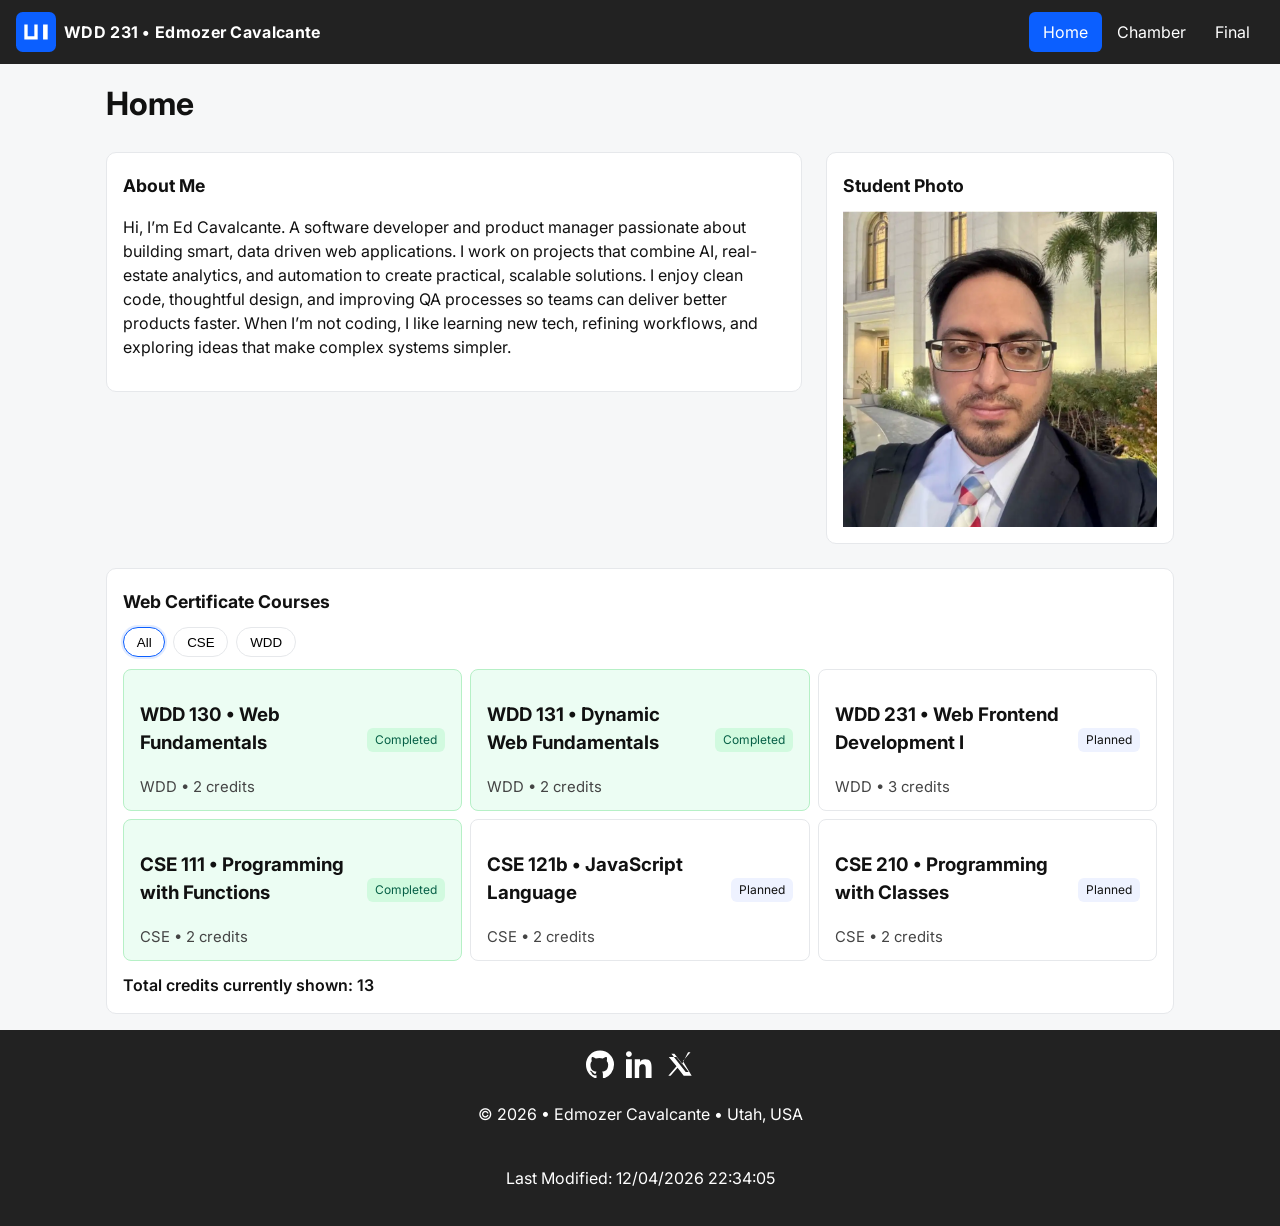
<file: index.html>
<!DOCTYPE html>
<html lang="en">
<head>
  <meta charset="utf-8">
  <meta name="viewport" content="width=device-width, initial-scale=1">
  <meta name="description" content="WDD 231 Course Home Page for Web Frontend Development I.">
  <meta name="author" content="Edmozer Cavalcante">
  <title>WDD 231 • Course Home</title>
  <link rel="preconnect" href="https://fonts.googleapis.com">
  <link rel="preconnect" href="https://fonts.gstatic.com" crossorigin>
  <link href="https://fonts.googleapis.com/css2?family=Inter:wght@400;600;800&display=swap" rel="stylesheet">
  <link rel="icon" href="images/favicon.svg">
  <link rel="stylesheet" href="styles/small.css">
  <link rel="stylesheet" href="styles/larger.css">
  <script src="scripts/navigation.js" defer></script>
  <script src="scripts/date.js" defer></script>
  <script src="scripts/course.js" defer></script>
</head>
<body>
  <header class="site-header">
    <div class="brand">
      <img src="images/logo.svg" alt="BYU-I style site logo" width="40" height="40">
      <span class="site-name">WDD 231 • Edmozer Cavalcante</span>
    </div>
    <button class="menu-toggle" aria-label="Menu" aria-expanded="false" aria-controls="primary-nav">
      <span class="bar"></span>
      <span class="bar"></span>
      <span class="bar"></span>
    </button>
    <nav id="primary-nav" class="nav" aria-label="Primary">
      <a href="#" class="active" aria-current="page">Home</a>
      <a href="chamber/">Chamber</a>
      <a href="final/">Final</a>
    </nav>
  </header>

  <main>
    <h1>Home</h1>
    <section class="about">
      <h2>About Me</h2>
      <p>
        Hi, I’m Ed Cavalcante. A software developer and product manager passionate about building
        smart, data driven web applications. I work on projects that combine AI, real-estate
        analytics, and automation to create practical, scalable solutions. I enjoy clean code,
        thoughtful design, and improving QA processes so teams can deliver better products faster.
        When I’m not coding, I like learning new tech, refining workflows, and exploring ideas
        that make complex systems simpler.
      </p>
    </section>

    <section class="student-photo">
      <h2>Student Photo</h2>
      <figure>
  <img src="images/student-profile.webp" width="500" height="500" alt="Portrait of Ed Cavalcante" loading="lazy">

      </figure>
    </section>

    <section class="certificate">
      <h2>Web Certificate Courses</h2>
      <div class="filters" role="group" aria-label="Filter courses">
        <button id="filter-all" class="chip selected">All</button>
        <button id="filter-cse" class="chip">CSE</button>
        <button id="filter-wdd" class="chip">WDD</button>
      </div>
      <div id="course-list" class="course-list" aria-live="polite"></div>
      <p id="credit-total" class="credit-total">Total credits currently shown: 0</p>
    </section>
  </main>

  <footer class="site-footer">
    <div class="social">
  <a href="https://github.com/edmozer" target="_blank" rel="noopener" aria-label="GitHub">
        <img src="images/github.svg" width="28" height="28" alt="GitHub">
      </a>
  <a href="https://www.linkedin.com/in/edmozer-cavalcante/" target="_blank" rel="noopener" aria-label="LinkedIn">
        <img src="images/linkedin.svg" width="28" height="28" alt="LinkedIn">
      </a>
      <a href="https://x.com/" target="_blank" rel="noopener" aria-label="X">
        <img src="images/x.svg" width="28" height="28" alt="X">
      </a>
    </div>
  <p>&copy; <span id="year"></span> • <span class="student">Edmozer Cavalcante</span> • Utah, USA</p>
    <p id="lastModified">Last Modified: </p>
  </footer>
</body>
</html>
</file>
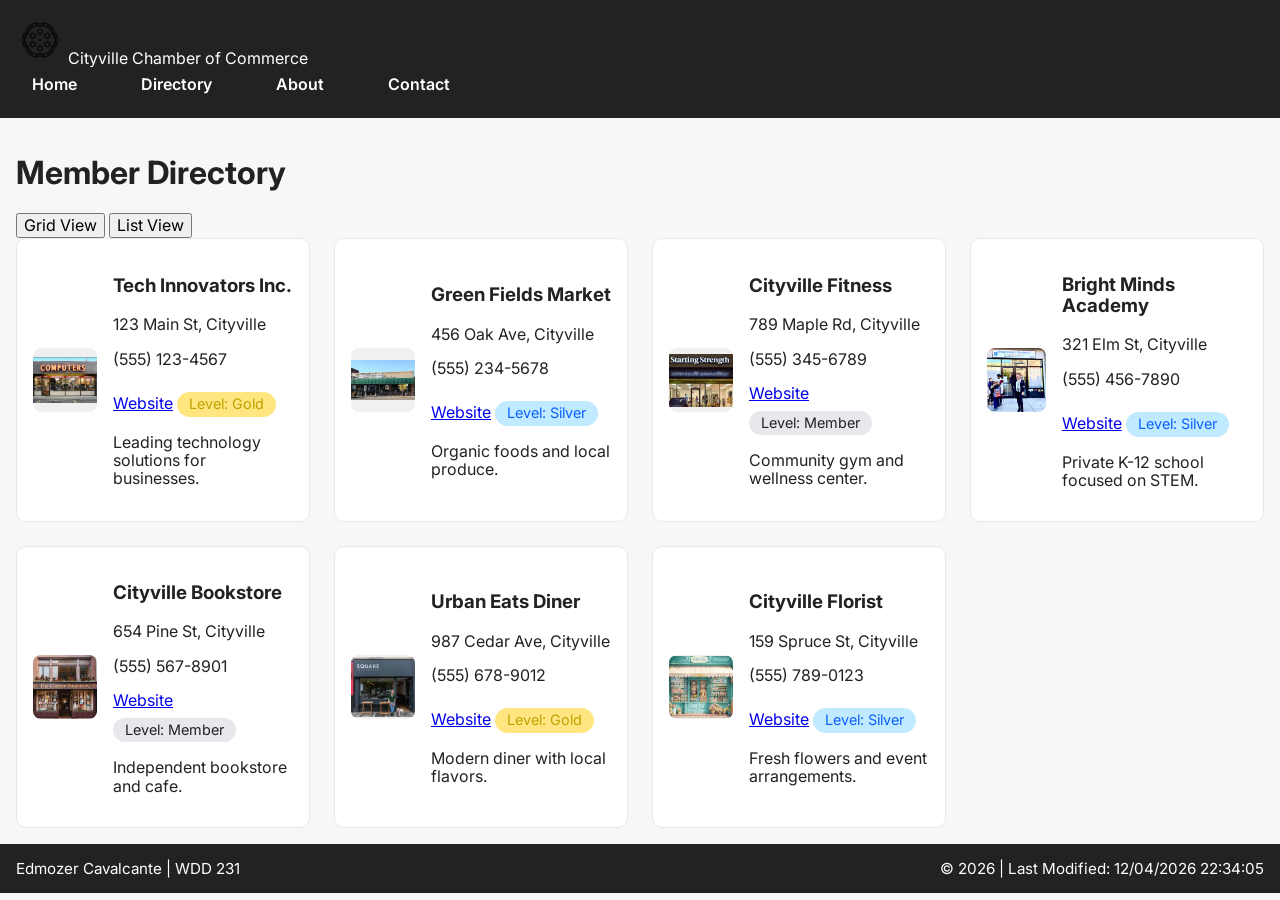
<file: chamber/directory.html>
<!DOCTYPE html>
<html lang="en">
<head>
		<meta charset="utf-8">
		<meta name="viewport" content="width=device-width, initial-scale=1">
		<meta name="description" content="Explore the Cityville Chamber of Commerce member directory. Find local businesses, contact info, and membership levels. Updated for WDD 231 project.">
		<meta name="author" content="Edmozer Cavalcante">
		<title>Cityville Chamber Directory | WDD 231</title>
		<link rel="icon" href="images/favicon.ico" type="image/x-icon">
		<!-- Google Fonts -->
		<link rel="preconnect" href="https://fonts.googleapis.com">
		<link rel="preconnect" href="https://fonts.gstatic.com" crossorigin>
		<link href="https://fonts.googleapis.com/css2?family=Inter:wght@400;600;800&display=swap" rel="stylesheet">
		<!-- Facebook Open Graph -->
		<meta property="og:title" content="Cityville Chamber Directory | WDD 231 - Explore Local Businesses and Members">
		<meta property="og:description" content="Explore the Cityville Chamber of Commerce member directory. Find local businesses, contact info, and membership levels. Updated for WDD 231 project.">
		<meta property="og:image" content="https://edmozer.github.io/wdd231/images/chamber/chamber.png">
		<meta property="og:url" content="https://edmozer.github.io/wdd231/chamber/directory.html">
		<link rel="stylesheet" href="styles/normalize.css">
		<link rel="stylesheet" href="styles/directory.css">
</head>
<body>
	<header>
		<div class="brand">
			<img src="images/images/chamber/chamber.png" alt="Cityville Chamber Logo" width="48" height="48">
			<span class="site-name">Cityville Chamber of Commerce</span>
		</div>
		<nav class="main-nav">
    <button class="nav-toggle" aria-label="Open navigation menu">
        <span class="hamburger"></span>
    </button>
    <ul class="nav-links">
        <li><a href="index.html">Home</a></li>
        <li><a href="directory.html">Directory</a></li>
        <li><a href="about.html">About</a></li>
        <li><a href="contact.html">Contact</a></li>
    </ul>
</nav>
	</header>
	<main>
		<h1>Member Directory</h1>
		<div class="view-toggle">
			<button id="grid-view" type="button">Grid View</button>
			<button id="list-view" type="button">List View</button>
		</div>
		<div id="members-container" class="grid"></div>
	</main>
	<footer>
		<span>Edmozer Cavalcante | WDD 231</span>
		<span>&copy; <span id="year"></span> | <span id="lastModified"></span></span>
	</footer>
	<script src="scripts/directory.js" defer></script>
</body>
</html>
</file>
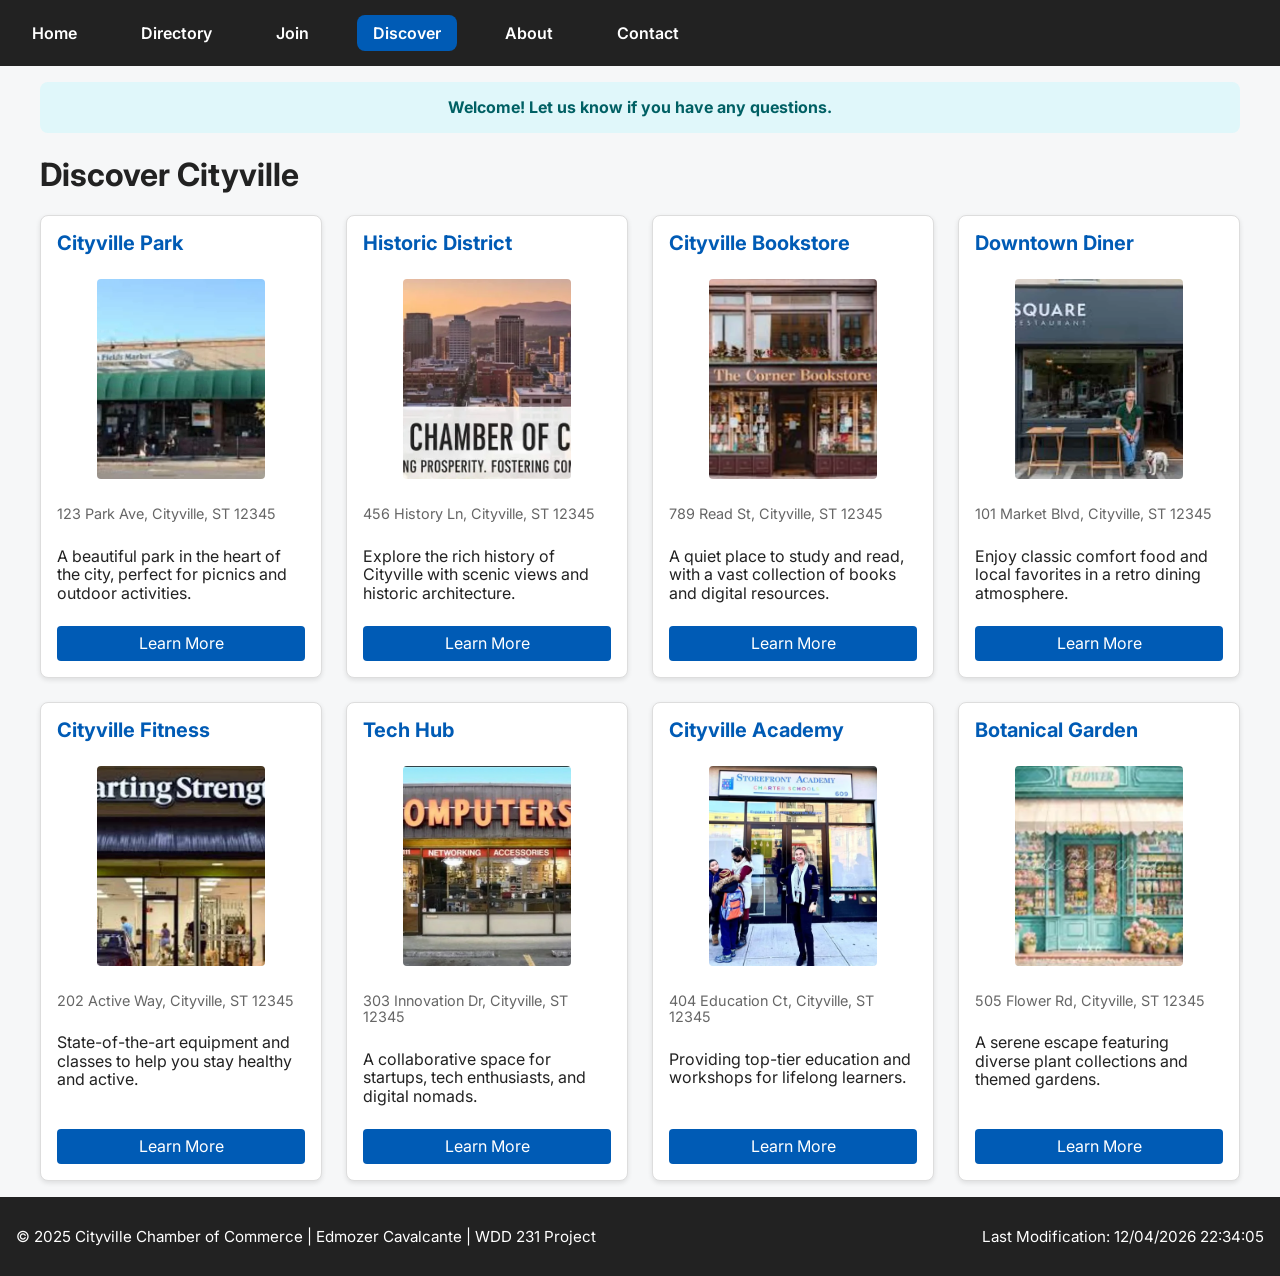
<file: chamber/discover.html>
<!DOCTYPE html>
<html lang="en">
<head>
    <meta charset="utf-8">
    <meta name="viewport" content="width=device-width, initial-scale=1">
    <meta name="description" content="Discover Cityville - Explore local attractions and points of interest.">
    <meta name="author" content="Edmozer Cavalcante">
    <title>Discover Cityville | Cityville Chamber</title>
    <link rel="icon" href="images/images/chamber/favicon.ico" type="image/x-icon">
    <!-- Google Fonts -->
    <link rel="preconnect" href="https://fonts.googleapis.com">
    <link rel="preconnect" href="https://fonts.gstatic.com" crossorigin>
    <link href="https://fonts.googleapis.com/css2?family=Inter:wght@400;600;800&display=swap" rel="stylesheet">
    <link rel="stylesheet" href="styles/normalize.css">
    <link rel="stylesheet" href="styles/directory.css">
    <script type="module" src="scripts/discover.js"></script>

    <!-- Open Graph tags -->
    <meta property="og:title" content="Discover Cityville | Cityville Chamber">
    <meta property="og:description" content="Explore the best of Cityville. Parks, museums, and more.">
    <meta property="og:image" content="https://edmozer.github.io/wdd231/chamber/images/images/chamber/asheville.jpg">
    <meta property="og:url" content="https://edmozer.github.io/wdd231/chamber/discover.html">
</head>
<body>
    <header>
        <nav class="main-nav">
            <button class="nav-toggle" aria-label="Open navigation menu">
                <span class="hamburger"></span>
            </button>
            <ul class="nav-links">
                <li><a href="index.html">Home</a></li>
                <li><a href="directory.html">Directory</a></li>
                <li><a href="join.html">Join</a></li>
                <li><a href="discover.html" class="active">Discover</a></li>
                <li><a href="about.html">About</a></li>
                <li><a href="contact.html">Contact</a></li>
            </ul>
        </nav>
    </header>

    <main class="chamber-main discover-page">
        <div id="visitor-message" class="visitor-message"></div>
        
        <h1>Discover Cityville</h1>
        
        <div id="places-container" class="places-grid">
            <!-- Cards will be injected here -->
        </div>
    </main>

    <footer>
        <p>&copy; 2025 Cityville Chamber of Commerce | Edmozer Cavalcante | WDD 231 Project</p>
        <p id="lastModified"></p>
    </footer>
</body>
</html>
</file>
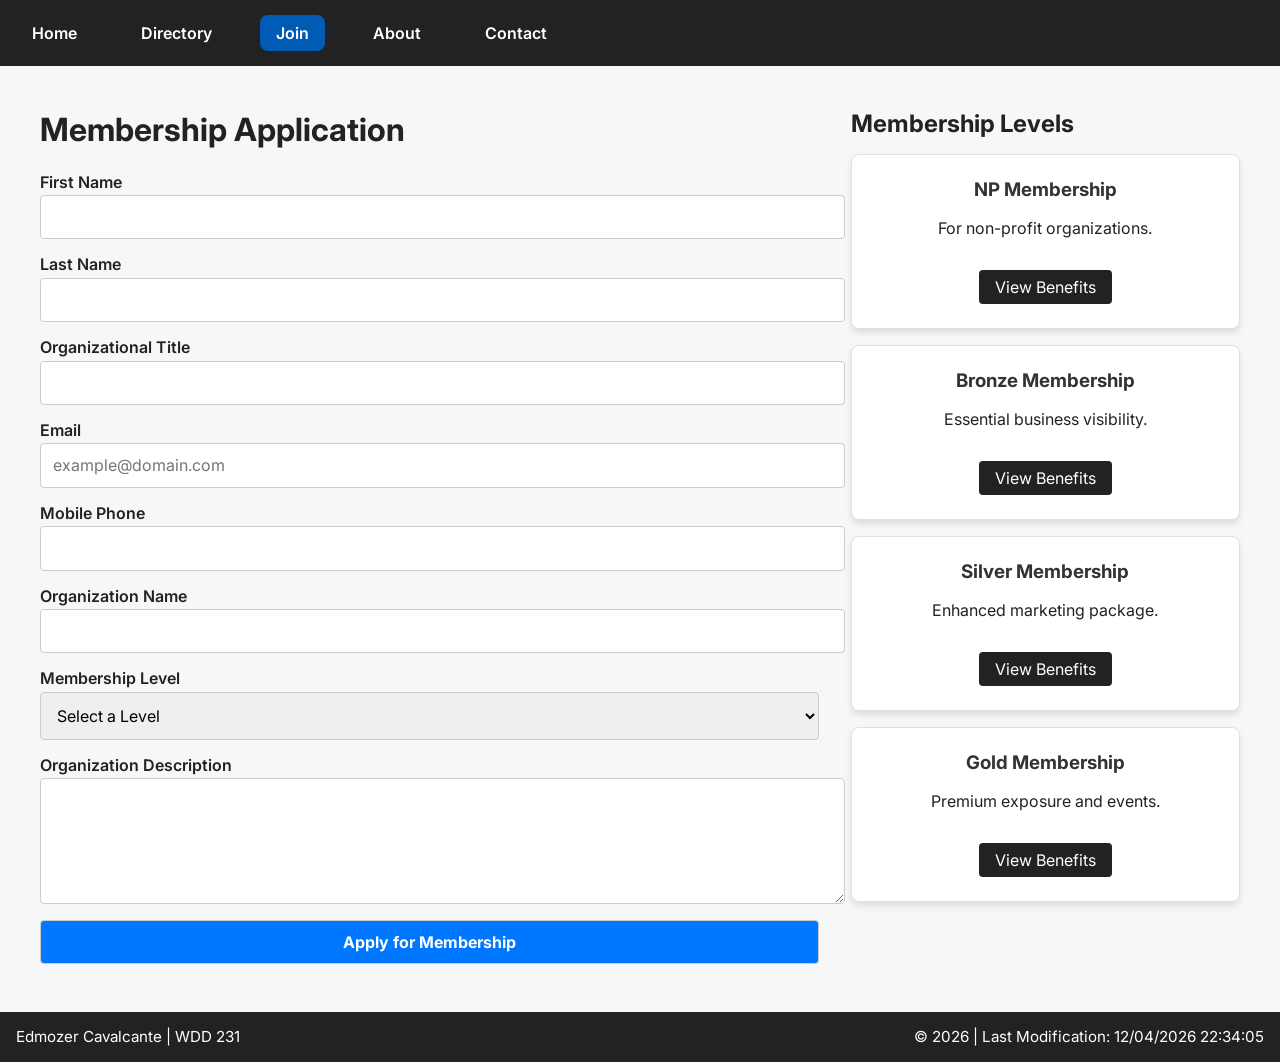
<file: chamber/join.html>
<!DOCTYPE html>
<html lang="en">
<head>
    <meta charset="utf-8">
    <meta name="viewport" content="width=device-width, initial-scale=1">
    <meta name="description" content="Join the Cityville Chamber of Commerce. Membership application form.">
    <meta name="author" content="Edmozer Cavalcante">
    <title>Join the Chamber | Cityville Chamber</title>
    <link rel="icon" href="images/images/chamber/favicon.ico" type="image/x-icon">
    <!-- Google Fonts -->
    <link rel="preconnect" href="https://fonts.googleapis.com">
    <link rel="preconnect" href="https://fonts.gstatic.com" crossorigin>
    <link href="https://fonts.googleapis.com/css2?family=Inter:wght@400;600;800&display=swap" rel="stylesheet">
    <link rel="stylesheet" href="styles/normalize.css">
    <link rel="stylesheet" href="styles/directory.css">
    <script src="scripts/join.js" defer></script>

    <!-- Open Graph tags -->
    <meta property="og:title" content="Join the Chamber | Cityville Chamber">
    <meta property="og:description" content="Join the Cityville Chamber of Commerce. Membership application form.">
    <meta property="og:image" content="https://edmozer.github.io/wdd231/chamber/images/images/chamber/asheville.jpg">
    <meta property="og:url" content="https://edmozer.github.io/wdd231/chamber/join.html">
</head>
<body>
    <header>
        <nav class="main-nav">
            <button class="nav-toggle" aria-label="Open navigation menu">
                <span class="hamburger"></span>
            </button>
            <ul class="nav-links">
                <li><a href="index.html">Home</a></li>
                <li><a href="directory.html">Directory</a></li>
                <li><a href="join.html" class="active">Join</a></li>
                <li><a href="about.html">About</a></li>
                <li><a href="contact.html">Contact</a></li>
            </ul>
        </nav>
    </header>

    <main class="chamber-main join-page-grid">
        <section class="join-form-section">
            <h1>Membership Application</h1>
            <form method="get" action="thankyou.html" class="join-form">
                <label title="First Name">
                    First Name
                    <input type="text" name="firstName" title="First Name" autocomplete="given-name" required>
                </label>
                <label title="Last Name">
                    Last Name
                    <input type="text" name="lastName" title="Last Name" autocomplete="family-name" required>
                </label>
                <label title="Organizational Title">
                    Organizational Title
                    <input type="text" name="orgTitle" title="Must be at least 7 characters, letters, hyphens and spaces only." autocomplete="organization-title" pattern="[A-Za-z\-\s]{7,}">
                </label>
                <label title="Email Address">
                    Email
                    <input type="email" name="email" title="Email Address" autocomplete="email" placeholder="example@domain.com" required>
                </label>
                <label title="Mobile Phone">
                    Mobile Phone
                    <input type="tel" name="phone" title="Mobile Phone" autocomplete="tel" required>
                </label>
                <label title="Organization Name">
                    Organization Name
                    <input type="text" name="orgName" title="Organization Name" autocomplete="organization" required>
                </label>
                <label title="Membership Level">
                    Membership Level
                    <select name="membership" title="Membership Level" required>
                        <option value="" disabled selected>Select a Level</option>
                        <option value="np">NP Membership (No Fee)</option>
                        <option value="bronze">Bronze Membership</option>
                        <option value="silver">Silver Membership</option>
                        <option value="gold">Gold Membership</option>
                    </select>
                </label>
                <label title="Organization Description">
                    Organization Description
                    <textarea name="orgDesc" title="Organization Description"></textarea>
                </label>
                <input type="hidden" name="timestamp" id="timestamp">
                <input type="submit" value="Apply for Membership" class="submit-btn">
            </form>
        </section>

        <section class="membership-cards-section">
            <h2>Membership Levels</h2>
            <div class="membership-cards">
                <div class="card membership-card" id="card-np">
                    <h3>NP Membership</h3>
                    <p>For non-profit organizations.</p>
                    <button class="modal-trigger" data-modal="modal-np">View Benefits</button>
                </div>
                <div class="card membership-card" id="card-bronze">
                    <h3>Bronze Membership</h3>
                    <p>Essential business visibility.</p>
                    <button class="modal-trigger" data-modal="modal-bronze">View Benefits</button>
                </div>
                <div class="card membership-card" id="card-silver">
                    <h3>Silver Membership</h3>
                    <p>Enhanced marketing package.</p>
                    <button class="modal-trigger" data-modal="modal-silver">View Benefits</button>
                </div>
                <div class="card membership-card" id="card-gold">
                    <h3>Gold Membership</h3>
                    <p>Premium exposure and events.</p>
                    <button class="modal-trigger" data-modal="modal-gold">View Benefits</button>
                </div>
            </div>
        </section>
    </main>

    <!-- Modals -->
    <dialog id="modal-np" class="membership-modal">
        <div class="modal-content">
            <button class="close-modal" aria-label="Close modal">X</button>
            <h2>NP Membership Benefits</h2>
            <ul>
                <li>No fee for non-profits</li>
                <li>Listing in the directory</li>
                <li>Access to community events</li>
            </ul>
        </div>
    </dialog>
    <dialog id="modal-bronze" class="membership-modal">
        <div class="modal-content">
            <button class="close-modal" aria-label="Close modal">X</button>
            <h2>Bronze Membership Benefits</h2>
            <ul>
                <li>Basic directory listing</li>
                <li>Event discounts</li>
                <li>Monthly newsletter</li>
            </ul>
        </div>
    </dialog>
    <dialog id="modal-silver" class="membership-modal">
        <div class="modal-content">
            <button class="close-modal" aria-label="Close modal">X</button>
            <h2>Silver Membership Benefits</h2>
            <ul>
                <li>Enhanced directory listing</li>
                <li>Spotlight opportunity on homepage</li>
                <li>Training webinar access</li>
                <li>20% Event discount</li>
            </ul>
        </div>
    </dialog>
    <dialog id="modal-gold" class="membership-modal">
        <div class="modal-content">
            <button class="close-modal" aria-label="Close modal">X</button>
            <h2>Gold Membership Benefits</h2>
            <ul>
                <li>Premium directory listing with logo</li>
                <li>Homepage spotlight guarantee</li>
                <li>VIP event access</li>
                <li>50% Event discount</li>
                <li>Dedicated account manager</li>
            </ul>
        </div>
    </dialog>

    <footer>
        <span>Edmozer Cavalcante | WDD 231</span>
        <span>&copy; <span id="year"></span> | <span id="lastModified"></span></span>
    </footer>
</body>
</html>
</file>
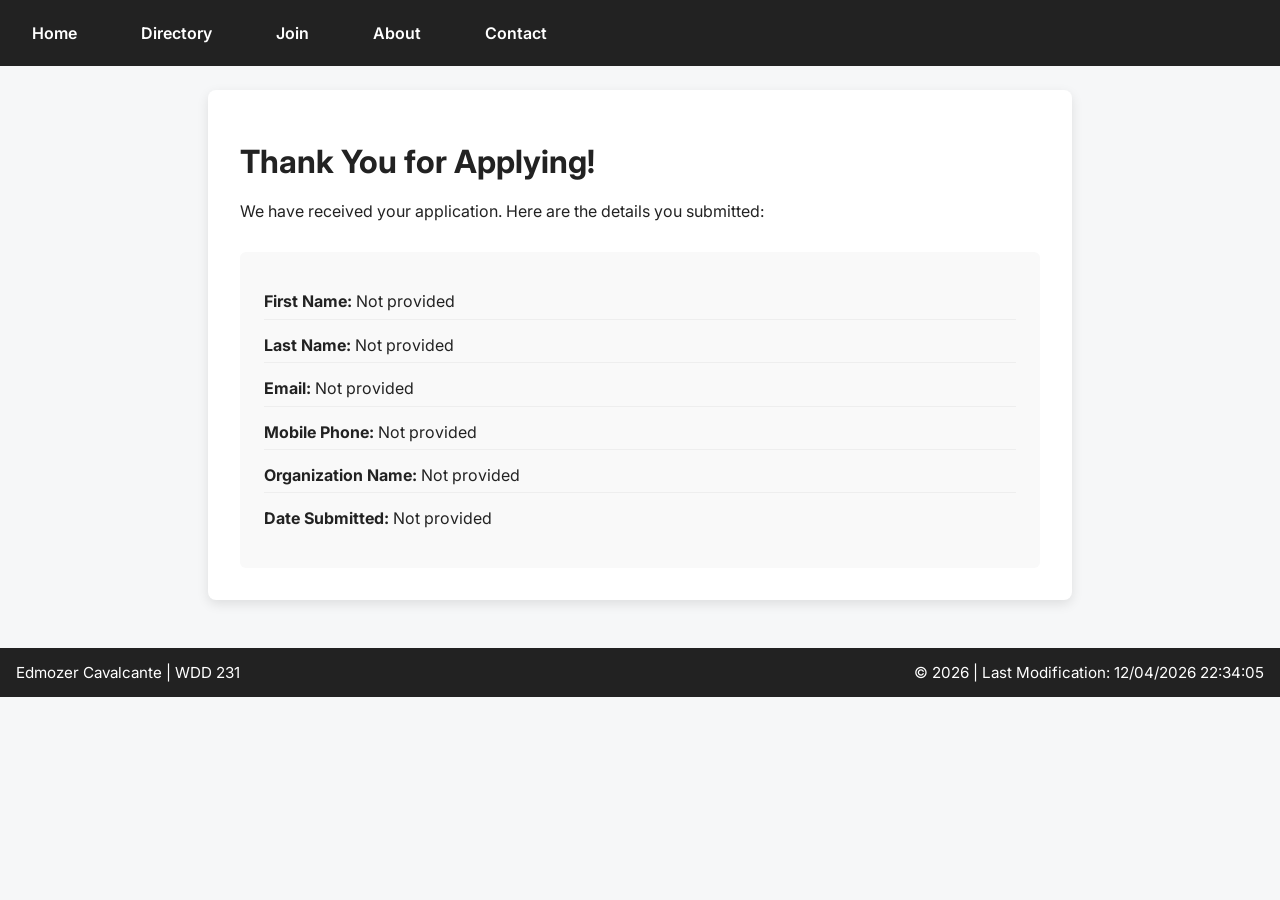
<file: chamber/thankyou.html>
<!DOCTYPE html>
<html lang="en">
<head>
    <meta charset="utf-8">
    <meta name="viewport" content="width=device-width, initial-scale=1">
    <meta name="description" content="Thank you for joining the Cityville Chamber of Commerce.">
    <meta name="author" content="Edmozer Cavalcante">
    <title>Thank You | Cityville Chamber</title>
    <link rel="icon" href="images/images/chamber/favicon.ico" type="image/x-icon">
    <link rel="preconnect" href="https://fonts.googleapis.com">
    <link rel="preconnect" href="https://fonts.gstatic.com" crossorigin>
    <link href="https://fonts.googleapis.com/css2?family=Inter:wght@400;600;800&display=swap" rel="stylesheet">
    <link rel="stylesheet" href="styles/normalize.css">
    <link rel="stylesheet" href="styles/directory.css">
    <script src="scripts/thankyou.js" defer></script>
</head>
<body>
    <header>
        <nav class="main-nav">
            <button class="nav-toggle" aria-label="Open navigation menu">
                <span class="hamburger"></span>
            </button>
            <ul class="nav-links">
                <li><a href="index.html">Home</a></li>
                <li><a href="directory.html">Directory</a></li>
                <li><a href="join.html">Join</a></li>
                <li><a href="about.html">About</a></li>
                <li><a href="contact.html">Contact</a></li>
            </ul>
        </nav>
    </header>

    <main class="chamber-main">
        <section class="thankyou-section">
            <h1>Thank You for Applying!</h1>
            <p>We have received your application. Here are the details you submitted:</p>
            <div class="submission-details">
                <!-- Details will be populated by JS -->
                <p><strong>First Name:</strong> <span id="result-firstName"></span></p>
                <p><strong>Last Name:</strong> <span id="result-lastName"></span></p>
                <p><strong>Email:</strong> <span id="result-email"></span></p>
                <p><strong>Mobile Phone:</strong> <span id="result-phone"></span></p>
                <p><strong>Organization Name:</strong> <span id="result-orgName"></span></p>
                <p><strong>Date Submitted:</strong> <span id="result-timestamp"></span></p>
            </div>
        </section>
    </main>

    <footer>
        <span>Edmozer Cavalcante | WDD 231</span>
        <span>&copy; <span id="year"></span> | <span id="lastModified"></span></span>
    </footer>
</body>
</html>
</file>
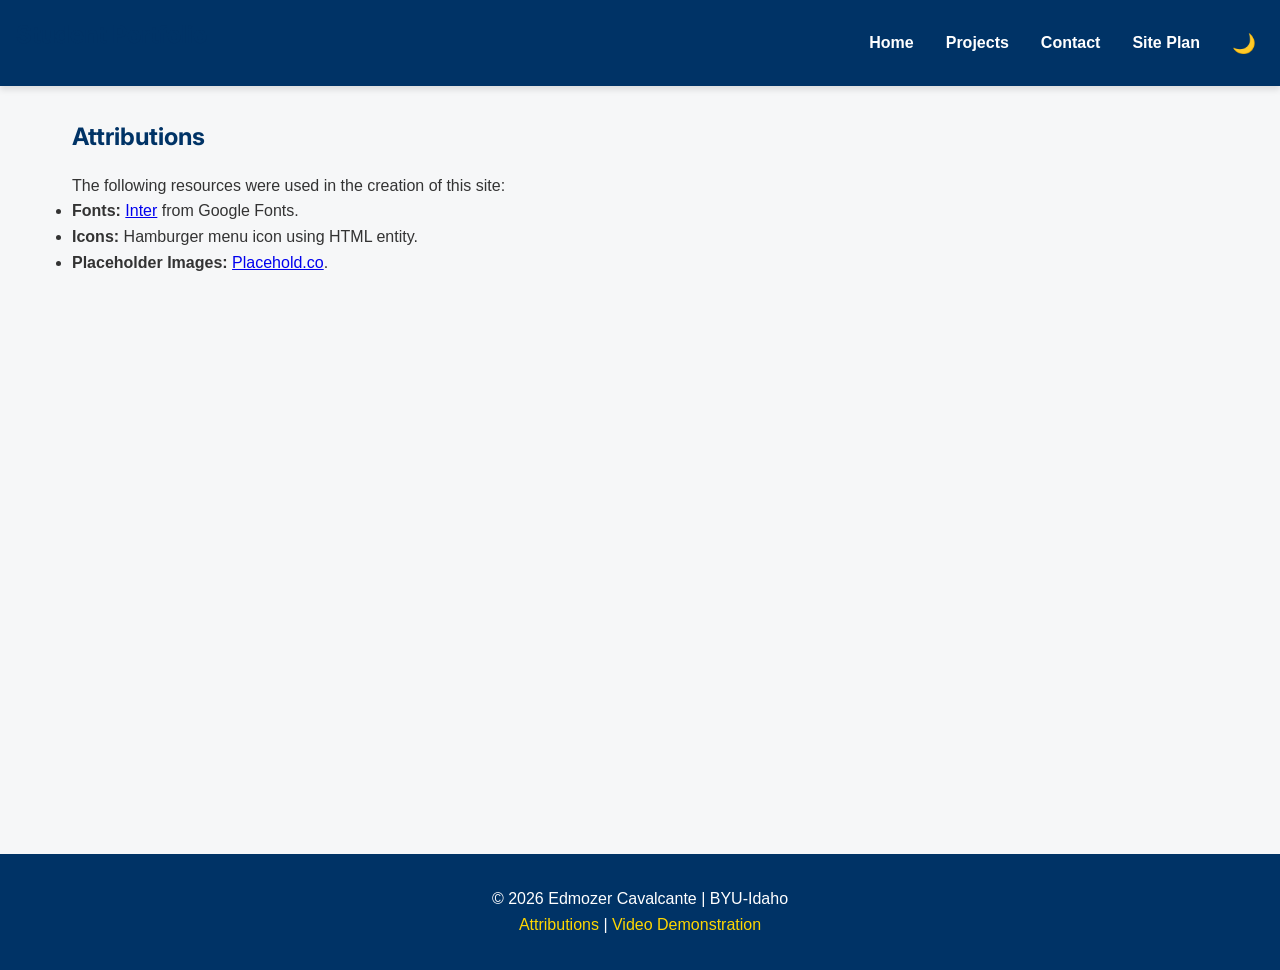
<file: final/attributions.html>
<!DOCTYPE html>
<html lang="en">
<head>
  <meta charset="UTF-8">
  <meta name="viewport" content="width=device-width, initial-scale=1.0">
  <meta name="description" content="Attributions for resources used in the Student Portfolio.">
  <meta name="author" content="Edmozer Cavalcante">
  <meta property="og:title" content="Attributions | BYU-I Student Portfolio">
  <meta property="og:description" content="Attributions for resources used in the Student Portfolio.">
  <meta property="og:image" content="https://placehold.co/1200x630?text=Portfolio">
  <meta property="og:url" content="https://edmozer.github.io/wdd231/final/attributions.html">
  <title>Attributions | BYU-I Student Portfolio</title>
  <link rel="preconnect" href="https://fonts.googleapis.com">
  <link rel="preconnect" href="https://fonts.gstatic.com" crossorigin>
  <link href="https://fonts.googleapis.com/css2?family=Inter:wght@400;600;800&display=swap" rel="stylesheet">
  <link rel="stylesheet" href="styles/styles.css">
  <link rel="icon" href="../images/favicon.svg">
  <script type="module" src="scripts/main.js"></script>
</head>
<body>
  <header>
    <div class="brand">
      <h1>Student Portfolio</h1>
    </div>
    <button class="menu-toggle" aria-label="Menu">&#9776;</button>
    <nav>
      <a href="index.html">Home</a>
      <a href="projects.html">Projects</a>
      <a href="contact.html">Contact</a>
      <a href="siteplan.html">Site Plan</a>
      <button id="theme-toggle" aria-label="Toggle Dark Mode">🌙</button>
    </nav>
  </header>

  <main>
    <h2>Attributions</h2>
    <p>The following resources were used in the creation of this site:</p>
    <ul>
      <li><strong>Fonts:</strong> <a href="https://fonts.google.com/specimen/Inter" target="_blank">Inter</a> from Google Fonts.</li>
      <li><strong>Icons:</strong> Hamburger menu icon using HTML entity.</li>
      <li><strong>Placeholder Images:</strong> <a href="https://placehold.co/" target="_blank">Placehold.co</a>.</li>
    </ul>
  </main>

  <footer>
    <p>&copy; <span id="year"></span> Edmozer Cavalcante | BYU-Idaho</p>
    <p><a href="attributions.html">Attributions</a> | <a href="https://www.youtube.com/watch?v=placeholder" target="_blank">Video Demonstration</a></p>
  </footer>
</body>
</html>
</file>
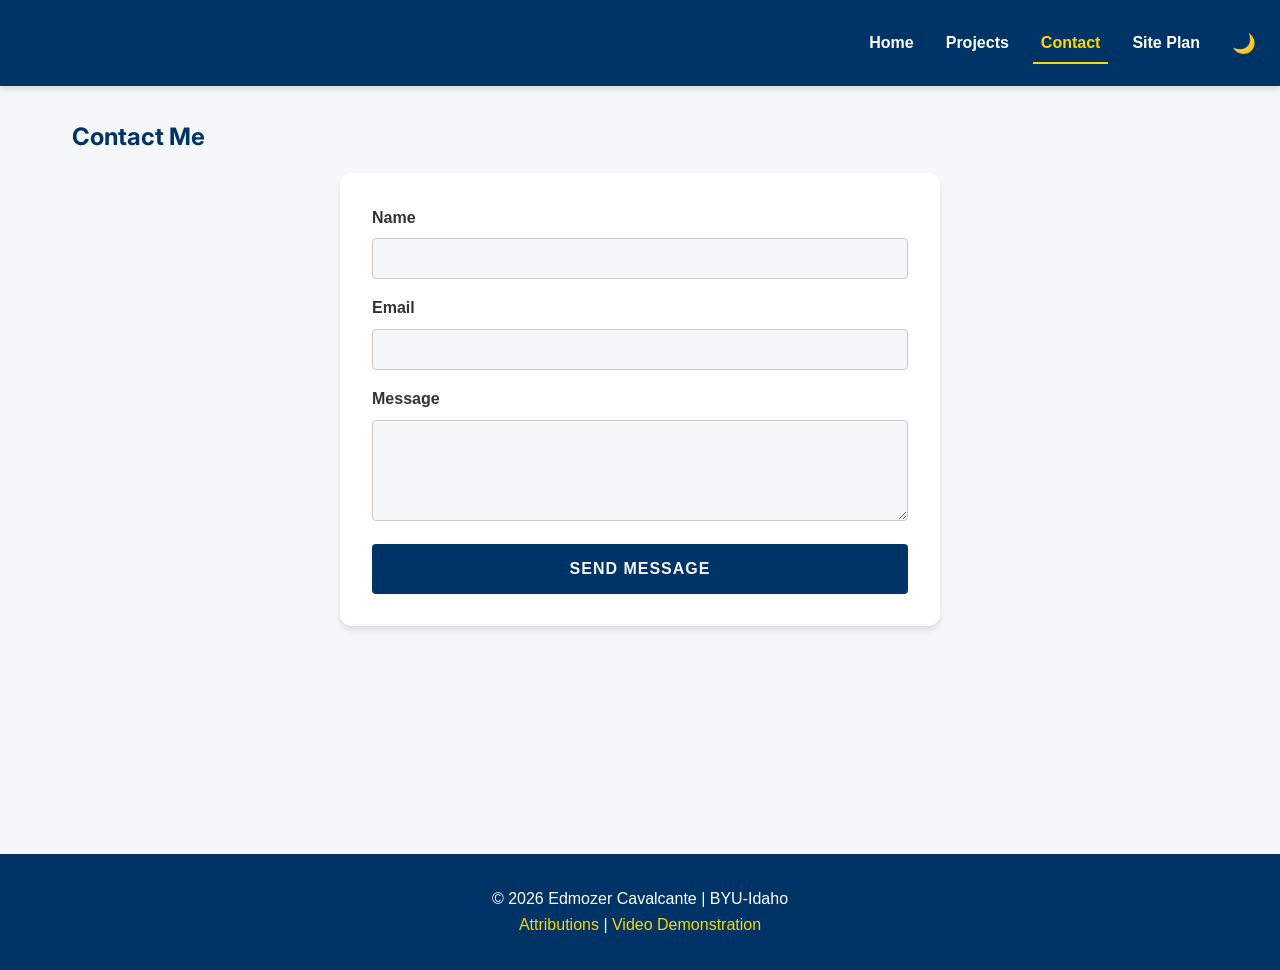
<file: final/contact.html>
<!DOCTYPE html>
<html lang="en">
<head>
  <meta charset="UTF-8">
  <meta name="viewport" content="width=device-width, initial-scale=1.0">
  <meta name="description" content="Contact page for inquiries.">
  <meta name="author" content="Edmozer Cavalcante">
  <meta property="og:title" content="Contact | BYU-I Student Portfolio">
  <meta property="og:description" content="Contact page for inquiries.">
  <meta property="og:image" content="https://placehold.co/1200x630?text=Contact">
  <meta property="og:url" content="https://edmozer.github.io/wdd231/final/contact.html">
  <title>Contact | BYU-I Student Portfolio</title>
  <link rel="preconnect" href="https://fonts.googleapis.com">
  <link rel="preconnect" href="https://fonts.gstatic.com" crossorigin>
  <link href="https://fonts.googleapis.com/css2?family=Inter:wght@400;600;800&display=swap" rel="stylesheet">
  <link rel="stylesheet" href="styles/styles.css">
  <link rel="icon" href="../images/favicon.svg">
  <script type="module" src="scripts/main.js"></script>
</head>
<body>
  <header>
    <div class="brand">
      <h1>Student Portfolio</h1>
    </div>
    <button class="menu-toggle" aria-label="Menu">&#9776;</button>
    <nav>
      <a href="index.html">Home</a>
      <a href="projects.html">Projects</a>
      <a href="contact.html" class="active">Contact</a>
      <a href="siteplan.html">Site Plan</a>
      <button id="theme-toggle" aria-label="Toggle Dark Mode">🌙</button>
    </nav>
  </header>

  <main>
    <h2>Contact Me</h2>
    <form action="thankyou.html" method="get">
      <label for="name">Name</label>
      <input type="text" id="name" name="name" required>

      <label for="email">Email</label>
      <input type="email" id="email" name="email" required>

      <label for="message">Message</label>
      <textarea id="message" name="message" rows="5" required></textarea>

      <button type="submit">Send Message</button>
    </form>
  </main>

  <footer>
    <p>&copy; <span id="year"></span> Edmozer Cavalcante | BYU-Idaho</p>
    <p><a href="attributions.html">Attributions</a> | <a href="https://www.youtube.com/watch?v=placeholder" target="_blank">Video Demonstration</a></p>
  </footer>
</body>
</html>
</file>
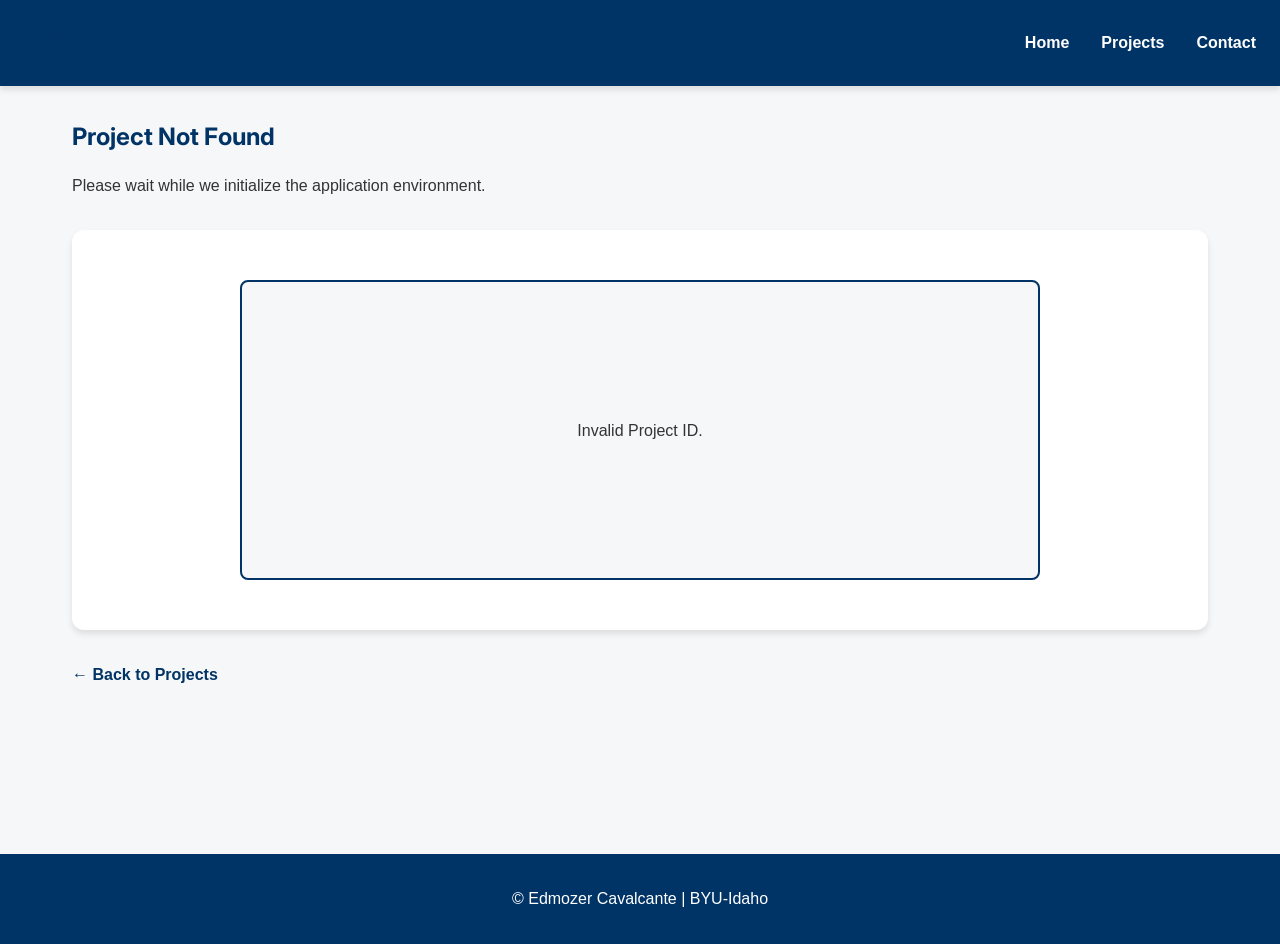
<file: final/demo.html>
<!DOCTYPE html>
<html lang="en">
<head>
  <meta charset="UTF-8">
  <meta name="viewport" content="width=device-width, initial-scale=1.0">
  <meta name="description" content="Project Demo Runner">
  <meta name="author" content="Edmozer Cavalcante">
  <title>Project Demo | BYU-I Student Portfolio</title>
  <link rel="preconnect" href="https://fonts.googleapis.com">
  <link rel="preconnect" href="https://fonts.gstatic.com" crossorigin>
  <link href="https://fonts.googleapis.com/css2?family=Inter:wght@400;600;800&display=swap" rel="stylesheet">
  <link rel="stylesheet" href="styles/styles.css">
  <link rel="icon" href="../images/favicon.svg">
  <style>
    /* Demo Specific Styles */
    .demo-container {
      background: var(--card-bg);
      border-radius: 12px;
      box-shadow: var(--shadow);
      padding: 2rem;
      margin-top: 2rem;
      min-height: 400px;
      display: flex;
      flex-direction: column;
      align-items: center;
      justify-content: center;
      text-align: center;
      position: relative;
      overflow: hidden;
    }
    
    .demo-interface {
      width: 100%;
      max-width: 800px;
      border: 2px solid var(--primary-color);
      border-radius: 8px;
      padding: 1rem;
      background: var(--background-color);
      min-height: 300px;
      display: flex;
      flex-direction: column;
      align-items: center;
      justify-content: center;
    }

    .loader {
      border: 5px solid #f3f3f3;
      border-top: 5px solid var(--accent-color);
      border-radius: 50%;
      width: 50px;
      height: 50px;
      animation: spin 1s linear infinite;
      margin-bottom: 1rem;
    }

    @keyframes spin {
      0% { transform: rotate(0deg); }
      100% { transform: rotate(360deg); }
    }

    .interactive-btn {
      background: var(--accent-color);
      color: #333;
      border: none;
      padding: 1rem 2rem;
      font-size: 1.2rem;
      font-weight: bold;
      border-radius: 50px;
      cursor: pointer;
      margin-top: 1rem;
      transition: transform 0.2s;
    }

    .interactive-btn:hover {
      transform: scale(1.05);
    }

    .back-link {
      display: inline-block;
      margin-top: 2rem;
      color: var(--primary-color);
      text-decoration: none;
      font-weight: bold;
    }
  </style>
</head>
<body>
  <header>
    <div class="brand">
      <h1>Student Portfolio</h1>
    </div>
    <nav>
      <a href="index.html">Home</a>
      <a href="projects.html">Projects</a>
      <a href="contact.html">Contact</a>
    </nav>
  </header>

  <main>
    <h2 id="demo-title">Loading Project...</h2>
    <p id="demo-desc">Please wait while we initialize the application environment.</p>

    <div class="demo-container">
      <div id="demo-stage" class="demo-interface">
        <div class="loader"></div>
        <p>Booting up system...</p>
      </div>
    </div>

    <a href="projects.html" class="back-link">← Back to Projects</a>
  </main>

  <footer>
    <p>&copy; <span id="year"></span> Edmozer Cavalcante | BYU-Idaho</p>
  </footer>

  <script type="module">
    const params = new URLSearchParams(window.location.search);
    const projectId = parseInt(params.get('id'));
    const demoTitle = document.getElementById('demo-title');
    const demoDesc = document.getElementById('demo-desc');
    const demoStage = document.getElementById('demo-stage');

    async function initDemo() {
      try {
        const response = await fetch('data/projects.json');
        const data = await response.json();
        const project = data.projects.find(p => p.id === projectId);

        if (!project) {
          demoTitle.textContent = "Project Not Found";
          demoStage.innerHTML = "<p>Invalid Project ID.</p>";
          return;
        }

        demoTitle.textContent = `Running: ${project.title}`;
        demoDesc.textContent = `Interactive Demo for ${project.title}. Version 1.0.0`;

        setTimeout(() => {
          renderInteractiveDemo(project);
        }, 1500);

      } catch (error) {
        console.error(error);
        demoStage.innerHTML = "<p>Error loading demo configuration.</p>";
      }
    }

    function renderInteractiveDemo(project) {
      let ui = '';
      
      if (project.title.includes('Weather')) {
        ui = `
          <div style="text-align:center;">
            <h3>📍 Rexburg, ID</h3>
            <div style="font-size: 4rem;">32°F</div>
            <p>Snow Showers</p>
            <div style="display:flex; gap:1rem; justify-content:center; margin-top:1rem;">
              <span>💨 10mph</span>
              <span>💧 80%</span>
            </div>
            <button class="interactive-btn" onclick="alert('Refreshing weather data...')">Update Forecast</button>
          </div>
        `;
      } else if (project.title.includes('Calculator')) {
        ui = `
          <div style="display:grid; grid-template-columns: repeat(4, 1fr); gap: 10px; max-width: 200px;">
            <div style="grid-column: span 4; background:#eee; padding:10px; text-align:right; margin-bottom:10px;">0</div>
            <button style="padding:10px;">7</button><button style="padding:10px;">8</button><button style="padding:10px;">9</button><button style="padding:10px;">/</button>
            <button style="padding:10px;">4</button><button style="padding:10px;">5</button><button style="padding:10px;">6</button><button style="padding:10px;">*</button>
            <button style="padding:10px;">1</button><button style="padding:10px;">2</button><button style="padding:10px;">3</button><button style="padding:10px;">-</button>
            <button style="padding:10px;">0</button><button style="padding:10px;">.</button><button style="padding:10px;">=</button><button style="padding:10px;">+</button>
          </div>
        `;
      } else if (project.category === 'Game') {
        ui = `
          <div style="text-align:center;">
            <h3>Score: 0</h3>
            <div style="height: 100px; width: 100px; background: red; margin: 20px auto; border-radius: 50%;"></div>
            <button class="interactive-btn" onclick="this.previousElementSibling.style.background = '#' + Math.floor(Math.random()*16777215).toString(16)">Click Me!</button>
          </div>
        `;
      } else if (project.category === 'E-commerce') {
        ui = `
          <div style="display:grid; grid-template-columns: 1fr 1fr; gap:1rem;">
            <div style="border:1px solid #ccc; padding:1rem;">
              <h4>Product A</h4>
              <p>$19.99</p>
              <button onclick="alert('Added to cart!')">Add to Cart</button>
            </div>
            <div style="border:1px solid #ccc; padding:1rem;">
              <h4>Product B</h4>
              <p>$29.99</p>
              <button onclick="alert('Added to cart!')">Add to Cart</button>
            </div>
          </div>
        `;
      } else {
        ui = `
          <div style="text-align:center;">
            <h3>${project.title} Interface</h3>
            <p>Welcome, User.</p>
            <div style="margin: 2rem 0;">
              <input type="text" placeholder="Enter command..." style="padding:0.5rem;">
              <button onclick="alert('Command executed!')">Run</button>
            </div>
            <div style="background:#333; color:#0f0; padding:1rem; text-align:left; font-family:monospace;">
              > System initialized...<br>
              > Ready for input...
            </div>
          </div>
        `;
      }

      demoStage.innerHTML = ui;
    }

    initDemo();
  </script>
</body>
</html>
</file>
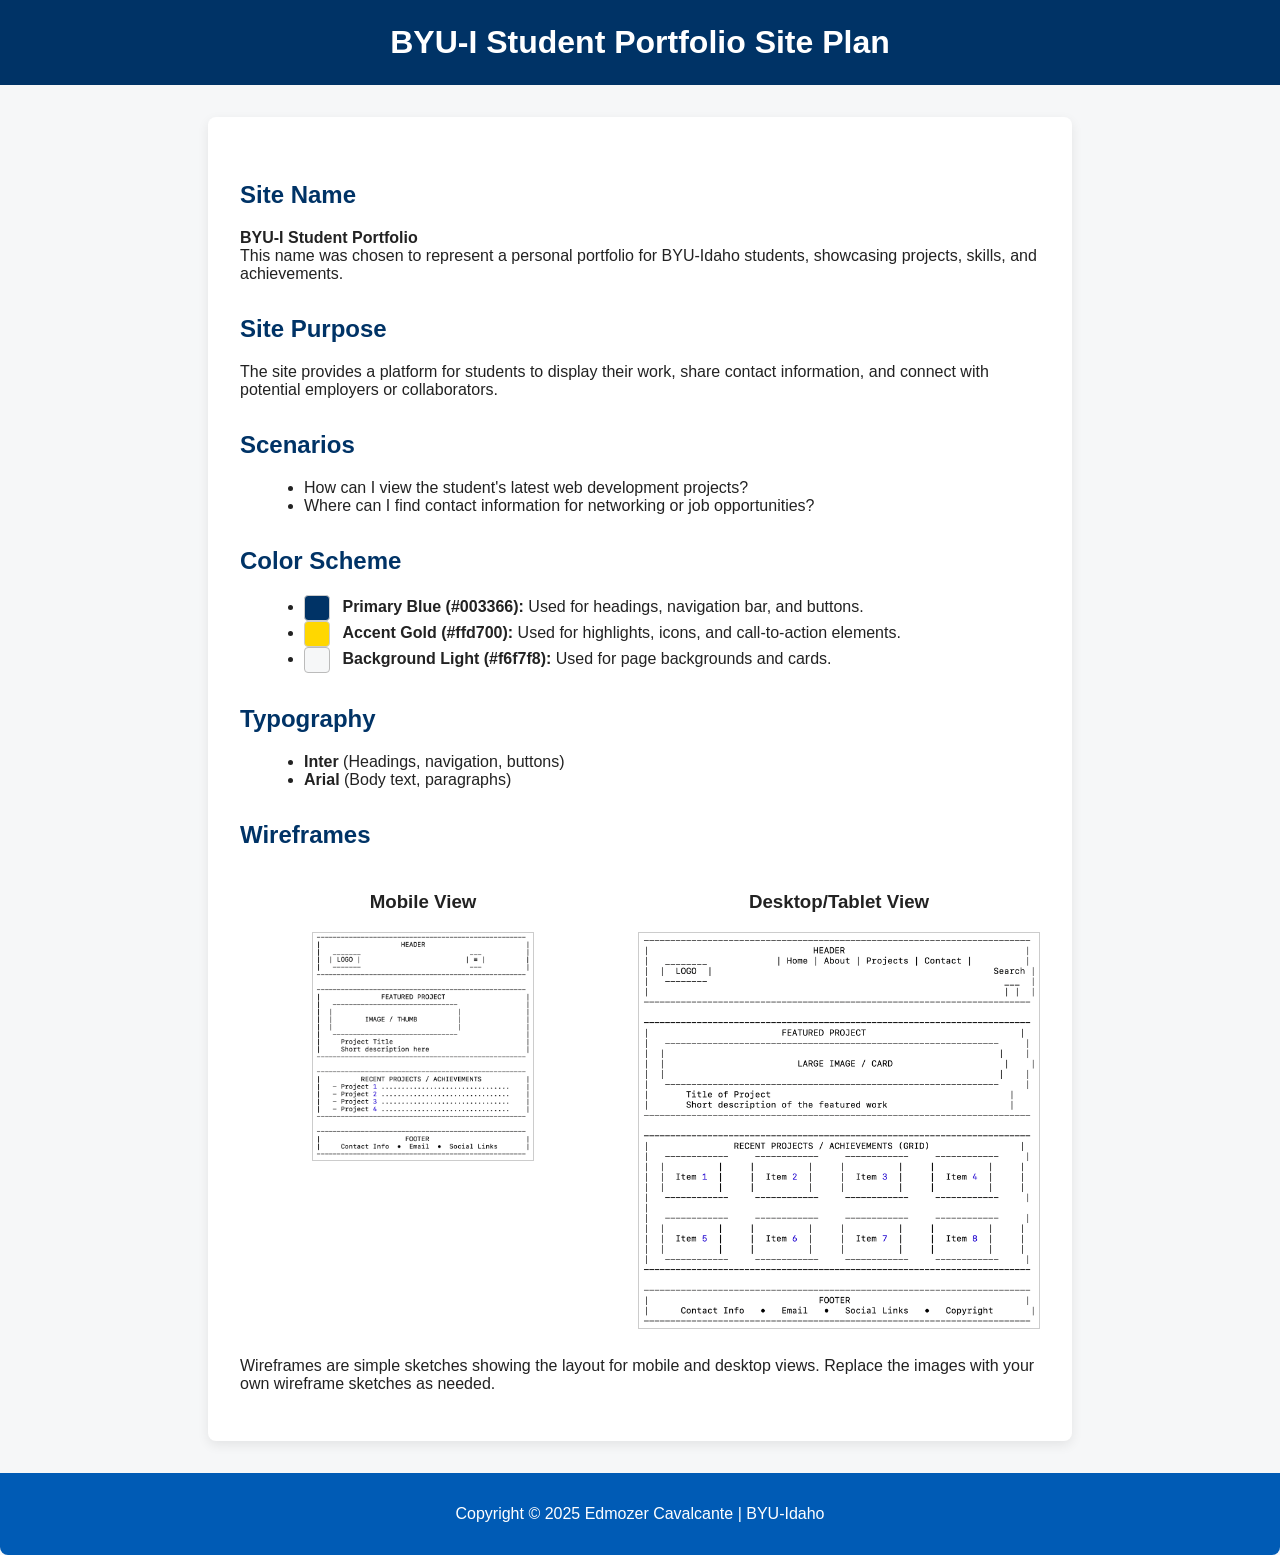
<file: final/siteplan.html>
<!DOCTYPE html>
<html lang="en">
<head>
  <meta charset="UTF-8">
  <meta name="viewport" content="width=device-width, initial-scale=1.0">
  <meta name="description" content="Site plan for the BYU-I Student Portfolio project, outlining purpose, scenarios, color scheme, typography, and wireframes.">
  <meta name="author" content="Edmozer Cavalcante">
  <meta property="og:title" content="Site Plan | BYU-I Student Portfolio">
  <meta property="og:description" content="Site plan for the BYU-I Student Portfolio project.">
  <meta property="og:image" content="https://placehold.co/1200x630?text=Site+Plan">
  <meta property="og:url" content="https://edmozer.github.io/wdd231/final/siteplan.html">
  <title>BYU-I Student Portfolio Site Plan</title>
  <link rel="stylesheet" href="siteplan.css">
</head>
<body>
  <header>
    <h1>BYU-I Student Portfolio Site Plan</h1>
  </header>
  <main>
    <section>
      <h2>Site Name</h2>
      <p><strong>BYU-I Student Portfolio</strong><br>
      This name was chosen to represent a personal portfolio for BYU-Idaho students, showcasing projects, skills, and achievements.</p>
    </section>
    <section>
      <h2>Site Purpose</h2>
      <p>The site provides a platform for students to display their work, share contact information, and connect with potential employers or collaborators.</p>
    </section>
    <section>
      <h2>Scenarios</h2>
      <ul>
        <li>How can I view the student's latest web development projects?</li>
        <li>Where can I find contact information for networking or job opportunities?</li>
      </ul>
    </section>
    <section>
      <h2>Color Scheme</h2>
      <ul>
        <li><span class="color-sample primary"></span> <strong>Primary Blue (#003366):</strong> Used for headings, navigation bar, and buttons.</li>
        <li><span class="color-sample accent"></span> <strong>Accent Gold (#ffd700):</strong> Used for highlights, icons, and call-to-action elements.</li>
        <li><span class="color-sample background"></span> <strong>Background Light (#f6f7f8):</strong> Used for page backgrounds and cards.</li>
      </ul>
    </section>
    <section>
      <h2>Typography</h2>
      <ul>
        <li><strong>Inter</strong> (Headings, navigation, buttons)</li>
        <li><strong>Arial</strong> (Body text, paragraphs)</li>
      </ul>
    </section>
    <section>
      <h2>Wireframes</h2>
      <div class="wireframes">
        <div>
          <h3>Mobile View</h3>
          <img src="Screenshot 2025-11-30 at 11.46.51 AM.png" alt="Mobile wireframe" style="max-width: 220px; border: 1px solid #ccc;">
        </div>
        <div>
          <h3>Desktop/Tablet View</h3>
          <img src="Screenshot 2025-11-30 at 11.47.41 AM.png" alt="Desktop wireframe" style="max-width: 400px; border: 1px solid #ccc;">
        </div>
      </div>
      <p>Wireframes are simple sketches showing the layout for mobile and desktop views. Replace the images with your own wireframe sketches as needed.</p>
    </section>
  </main>
  <footer>
    <p>Copyright &copy; 2025 Edmozer Cavalcante | BYU-Idaho</p>
  </footer>
</body>
</html>
</file>
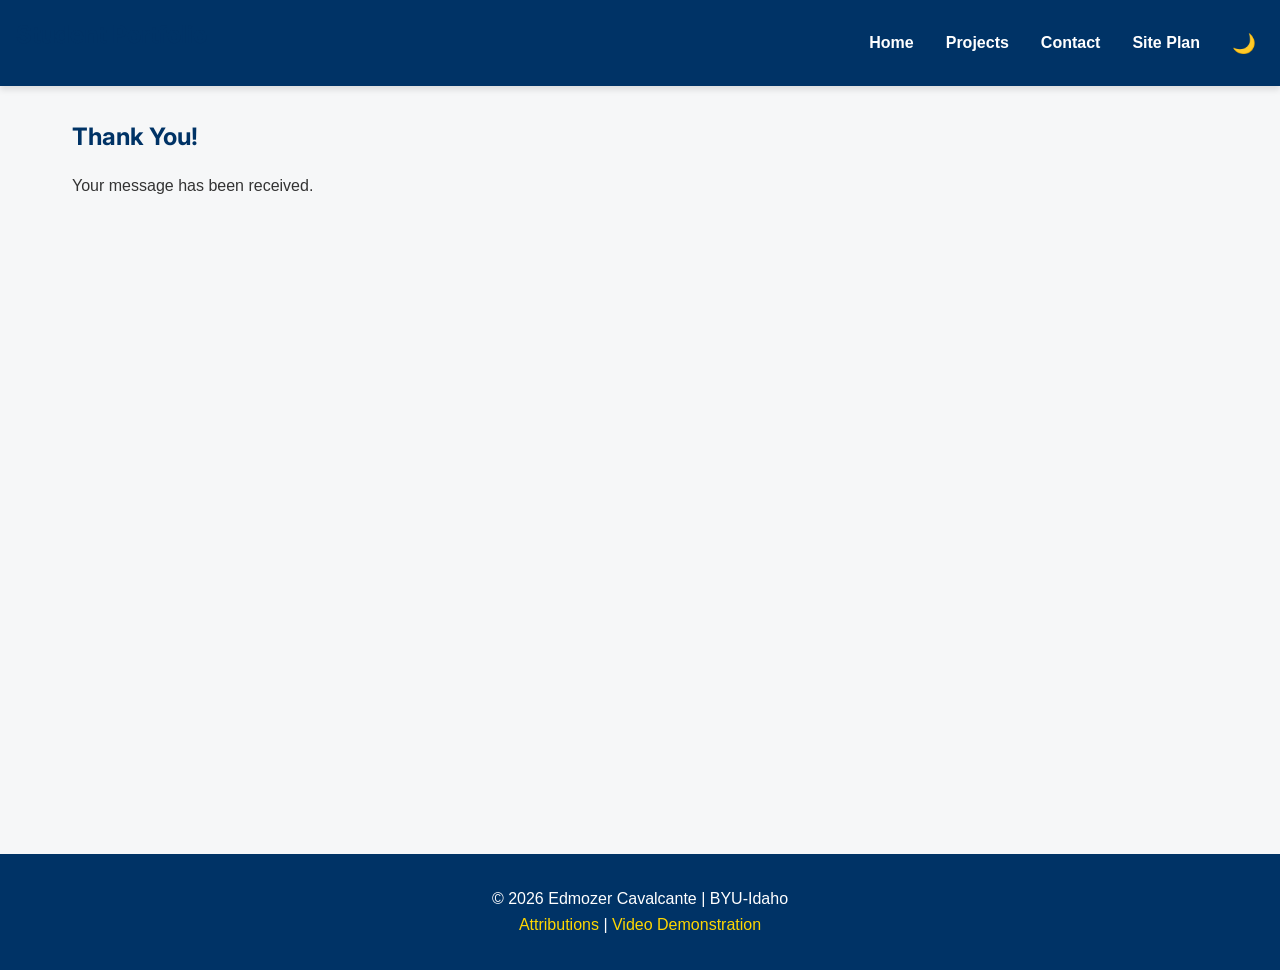
<file: final/thankyou.html>
<!DOCTYPE html>
<html lang="en">
<head>
  <meta charset="UTF-8">
  <meta name="viewport" content="width=device-width, initial-scale=1.0">
  <meta name="description" content="Thank you for contacting.">
  <meta name="author" content="Edmozer Cavalcante">
  <meta property="og:title" content="Thank You | BYU-I Student Portfolio">
  <meta property="og:description" content="Thank you for contacting.">
  <meta property="og:image" content="https://placehold.co/1200x630?text=Thank+You">
  <meta property="og:url" content="https://edmozer.github.io/wdd231/final/thankyou.html">
  <title>Thank You | BYU-I Student Portfolio</title>
  <link rel="preconnect" href="https://fonts.googleapis.com">
  <link rel="preconnect" href="https://fonts.gstatic.com" crossorigin>
  <link href="https://fonts.googleapis.com/css2?family=Inter:wght@400;600;800&display=swap" rel="stylesheet">
  <link rel="stylesheet" href="styles/styles.css">
  <link rel="icon" href="../images/favicon.svg">
  <script type="module" src="scripts/main.js"></script>
</head>
<body>
  <header>
    <div class="brand">
      <h1>Student Portfolio</h1>
    </div>
    <button class="menu-toggle" aria-label="Menu">&#9776;</button>
    <nav>
      <a href="index.html">Home</a>
      <a href="projects.html">Projects</a>
      <a href="contact.html">Contact</a>
      <a href="siteplan.html">Site Plan</a>
      <button id="theme-toggle" aria-label="Toggle Dark Mode">🌙</button>
    </nav>
  </header>

  <main>
    <h2>Thank You!</h2>
    <p>Your message has been received.</p>
    <div id="form-results">
      <!-- Form data will be displayed here -->
    </div>
  </main>

  <footer>
    <p>&copy; <span id="year"></span> Edmozer Cavalcante | BYU-Idaho</p>
    <p><a href="attributions.html">Attributions</a> | <a href="https://www.youtube.com/watch?v=placeholder" target="_blank">Video Demonstration</a></p>
  </footer>
</body>
</html>
</file>
<file: styles/small.css>
/* small.css — base styles for mobile first */
:root{
  --bg:#f6f7f8;
  --panel:#ffffff;
  --ink:#111;
  --ink-sub:#444;
  --brand:#0b5fff;
  --muted:#e6e8eb;
  --success:#0f8b2c;
  --completed-bg:#ecfdf3;
}

*{box-sizing:border-box}
html,body{height:100%}
body{
  margin:0;
  font-family:Inter, system-ui, -apple-system, Segoe UI, Roboto, Arial, sans-serif;
  color:var(--ink);
  background:var(--bg);
  line-height:1.5;
}

img{max-width:100%; height:auto; display:block}

/* Utility: visually hidden for screen readers */
.visually-hidden{
  position:absolute !important;
  height:1px; width:1px;
  overflow:hidden; clip:rect(1px, 1px, 1px, 1px);
  white-space:nowrap; border:0; padding:0; margin:-1px;
}

.site-header{
  display:flex;
  align-items:center;
  justify-content:space-between;
  gap:.5rem;
  padding:.75rem 1rem;
  background:#222;
  color:#fff;
}

.brand{display:flex; align-items:center; gap:.5rem}
.site-name{font-weight:700; letter-spacing:.3px}

.menu-toggle{
  display:inline-flex;
  flex-direction:column;
  gap:4px;
  background:transparent;
  border:0;
  cursor:pointer;
}
.menu-toggle .bar{
  display:block;
  width:26px;
  height:3px;
  background:#fff;
  border-radius:2px;
}

.nav{
  position:absolute;
  inset-inline:0;
  top:56px;
  background:#111;
  display:none;
  flex-direction:column;
}
.nav a{
  color:#fff;
  text-decoration:none;
  padding:.85rem 1rem;
  border-top:1px solid #2a2a2a;
}
.nav a:hover{background:#1c1c1c}
.nav a.active{background:#0b5fff}

.nav.open{display:flex}

main{padding:1rem; display:grid; gap:1rem}
h1{margin:0 0 .5rem 0}
section{
  background:var(--panel);
  border:1px solid var(--muted);
  border-radius:10px;
  padding:1rem;
}
section h2{
  margin:.25rem 0 .75rem;
  font-size:1.1rem;
}

.student-photo figure{margin:0}
.student-photo figcaption{color:var(--ink-sub); font-size:.9rem}

.filters{
  display:flex;
  gap:.5rem;
  flex-wrap:wrap;
  margin:.25rem 0 .75rem;
}
.chip{
  padding:.4rem .8rem;
  border:1px solid var(--muted);
  background:#fff;
  border-radius:999px;
  cursor:pointer;
}
.chip.selected{border-color:var(--brand); box-shadow:0 0 0 2px rgba(11,95,255,.12)}

.course-list{
  display:grid;
  grid-template-columns:1fr;
  gap:.5rem;
}
.course{
  padding:.75rem 1rem;
  border:1px solid var(--muted);
  border-radius:8px;
  background:#fff;
  display:flex;
  align-items:center;
  justify-content:space-between;
  gap:.75rem;
}
.course .meta{color:var(--ink-sub); font-size:.93rem}
.course.completed{
  background:var(--completed-bg);
  border-color:#b6f0c6;
}
.course .badge{
  font-size:.75rem;
  padding:.2rem .5rem;
  border-radius:6px;
  background:#eef2ff;
}
.course.completed .badge{
  background:#d1fadf;
  color:#065f46;
}

.credit-total{margin:.75rem 0 0; font-weight:600}

.site-footer{
  display:grid;
  gap:.5rem;
  place-items:center;
  text-align:center;
  padding:1.25rem;
  color:#fff;
  background:#222;
}
.site-footer .social{display:flex; gap:.75rem; align-items:center}
.site-footer img{filter:invert(1)}
</file>
<file: styles/larger.css>
/* larger.css — enhancements for larger viewports */
/* medium breakpoint: side-by-side about and photo on tablets */
@media (min-width: 1024px) {
  main {
    display: grid;
    max-width: 1100px;
    margin: 0 auto;
    grid-template-columns: 1fr 320px;
    grid-template-areas:
      "header header"
      "about photo"
      "courses courses";
    gap: 24px;
    align-items: start;
  }
  main > h1 {
    grid-area: header;
    margin-bottom: 0;
  }
  .about {
    grid-area: about;
    margin: 0;
  }
  .student-photo {
    grid-area: photo;
    margin: 0;
  }
  .certificate {
    grid-area: courses;
    margin: 0;
  }
}

@media (min-width: 768px) and (max-width: 1023px) {
  main {
    display: grid;
    max-width: 900px;
    margin: 0 auto;
    grid-template-columns: 1fr 1fr;
    grid-template-areas:
      "header header"
      "about photo"
      "courses courses";
    gap: 24px;
    align-items: start;
  }
  main > h1 {
    grid-area: header;
    margin-bottom: 0;
  }
  .about {
    grid-area: about;
    margin: 0;
  }
  .student-photo {
    grid-area: photo;
    margin: 0;
  }
  .certificate {
    grid-area: courses;
    margin: 0;
  }
}

@media (min-width: 768px){
  .menu-toggle{display:none}
  .nav{
    position:static;
    display:flex;
    flex-direction:row;
    background:transparent;
  }
  .nav a{
    border:0;
    padding:.5rem .9rem;
    border-radius:6px;
    color:#fff;
  }
  .nav a:hover{background:rgba(255,255,255,.1)}

  main{
    max-width:1100px;
    margin:0 auto;
    display: grid;
    grid-template-columns: 2fr 1fr;
    grid-auto-flow: dense;
  }
  .about{grid-column:1}
  .student-photo{grid-column:2}
  .certificate{grid-column:1 / -1}
  .course-list{
    grid-template-columns: repeat(3, minmax(0,1fr));
  }
}
</file>
<file: chamber/styles/directory.css>
/*
Home page layout for WDD 231 chamber project.

Use:
- Full width dark hero with background image and join button
- Below hero, three equal cards in a responsive grid for events, weather, and member spotlights
- Cards should look like modern dashboard tiles with rounded corners and shadow
- Mobile: hero becomes single column, cards stack in one column
*/

.chamber-main {
  max-width: 1200px;
  margin: 0 auto;
  padding: 1.5rem 1rem 3rem;
}

.hero {
  display: grid;
  grid-template-columns: minmax(0, 1.4fr) minmax(0, 1fr);
  gap: 2rem;
  align-items: center;
  margin-bottom: 2.5rem;
  background: #222;
  color: #fff;
  border-radius: 0.75rem;
  overflow: hidden;
}

.hero-media img {
  width: 100%;
  height: 100%;
  object-fit: cover;
  display: block;
}

.hero-content {
  padding: 2rem 2.5rem 2rem 0;
}

.hero-kicker {
  text-transform: uppercase;
  letter-spacing: 0.08em;
  font-size: 0.8rem;
  margin-bottom: 0.5rem;
  color: #b0c4ff;
}

.hero h1 {
  font-size: clamp(1.8rem, 2.5vw, 2.4rem);
  margin-bottom: 0.75rem;
}

.hero p {
  margin-bottom: 1rem;
  line-height: 1.5;
}

.hero-cta {
  position: absolute;
  left: 50%;
  top: 50%;
  transform: translate(-50%, -50%);
  display: inline-block;
  padding: 0.8rem 2rem;
  background: #0077ff;
  color: #fff;
  text-decoration: none;
  font-weight: 700;
  font-size: 1.1rem;
  border-radius: 999px;
  box-shadow: 0 2px 8px rgba(0,0,0,0.12);
  z-index: 2;
}

.info-grid {
  display: grid;
  grid-template-columns: repeat(3, minmax(0, 1fr));
  gap: 1.5rem;
}

.card {
  background: #fff;
  border-radius: 0.75rem;
  padding: 1.25rem 1.5rem;
  box-shadow: 0 8px 20px rgba(0, 0, 0, 0.10);
}

.card h2 {
  font-size: 1.15rem;
  margin-bottom: 0.75rem;
}

.card ul {
  padding-left: 1.2rem;
  margin: 0 0 0.75rem;
}

.card-link {
  display: inline-block;
  margin-top: 0.25rem;
  font-size: 0.9rem;
  text-decoration: none;
  color: #006ad4;
}

.current-temp {
  font-size: 1rem;
  margin-bottom: 0.5rem;
}

.current-temp span:first-child {
  font-size: 1.6rem;
  font-weight: 700;
  margin-right: 0.4rem;
}

.forecast-list {
  list-style: none;
  padding-left: 0;
}

.forecast-list li {
  font-size: 0.9rem;
  margin-bottom: 0.3rem;
}

.spotlights-container {
  display: grid;
  gap: 0.75rem;
}

.spotlights-container article {
  border: 1px solid #0077ff;
  border-radius: 0.5rem;
  padding: 0.6rem 0.75rem;
  display: grid;
  grid-template-columns: auto 1fr;
  gap: 0.6rem;
  align-items: center;
  background: #f6f7fa;
}

.spotlights-container img {
  width: 50px;
  height: 50px;
  object-fit: contain;
}

.spotlights-container h3 {
  color: #0077ff;
  margin-bottom: 0.25rem;
}

.membership {
  background: #0077ff;
  color: #fff;
  border-radius: 1rem;
  padding: 0.25rem 0.75rem;
  font-size: 0.9rem;
  margin-top: 0.5rem;
  display: inline-block;
}

/* Join Page Styles */
.join-page-grid {
  display: grid;
  grid-template-columns: 1fr;
  gap: 2rem;
}

@media (min-width: 900px) {
  .join-page-grid {
    grid-template-columns: 2fr 1fr;
  }
}

.join-form-section h1 {
  margin-bottom: 1.5rem;
}

.join-form label {
  display: block;
  margin-bottom: 1rem;
  font-weight: 600;
}

.join-form input,
.join-form select,
.join-form textarea {
  display: block;
  width: 100%;
  padding: 0.75rem;
  margin-top: 0.25rem;
  border: 1px solid #ccc;
  border-radius: 4px;
  font-size: 1rem;
}

.join-form textarea {
  min-height: 100px;
}

.submit-btn {
  background: #0077ff;
  color: #fff;
  border: none;
  cursor: pointer;
  font-weight: 700;
  transition: background 0.3s;
  margin-top: 1rem;
}

.submit-btn:hover {
  background: #005bb5;
}

/* Membership Cards */
.membership-cards-section h2 {
  margin-bottom: 1rem;
}

.membership-cards {
  display: flex;
  flex-direction: column;
  gap: 1rem;
}

.membership-card {
  background: #fff;
  border: 1px solid #e0e0e0;
  border-radius: 8px;
  padding: 1.5rem;
  text-align: center;
  box-shadow: 0 4px 6px rgba(0,0,0,0.1);
  opacity: 0;
  animation: fadeIn 0.8s ease-out forwards;
}

/* Staggered animation delays */
.membership-card:nth-child(1) { animation-delay: 0.1s; }
.membership-card:nth-child(2) { animation-delay: 0.3s; }
.membership-card:nth-child(3) { animation-delay: 0.5s; }
.membership-card:nth-child(4) { animation-delay: 0.7s; }

@keyframes fadeIn {
  from { opacity: 0; transform: translateY(20px); }
  to { opacity: 1; transform: translateY(0); }
}

.membership-card h3 {
  margin-top: 0;
  color: #333;
}

.modal-trigger {
  background: #222;
  color: #fff;
  border: none;
  padding: 0.5rem 1rem;
  border-radius: 4px;
  cursor: pointer;
  margin-top: 1rem;
}

/* Modals */
dialog {
  border: none;
  border-radius: 8px;
  box-shadow: 0 10px 25px rgba(0,0,0,0.2);
  padding: 0;
  max-width: 500px;
  width: 90%;
}

dialog::backdrop {
  background: rgba(0, 0, 0, 0.5);
}

.modal-content {
  padding: 2rem;
  position: relative;
}

.close-modal {
  position: absolute;
  top: 10px;
  right: 10px;
  background: none;
  border: none;
  font-size: 1.2rem;
  cursor: pointer;
  font-weight: bold;
}

/* Thank You Page */
.thankyou-section {
  max-width: 800px;
  margin: 0 auto;
  padding: 2rem;
  background: #fff;
  border-radius: 8px;
  box-shadow: 0 4px 12px rgba(0,0,0,0.1);
}

.submission-details {
  margin-top: 2rem;
  background: #f9f9f9;
  padding: 1.5rem;
  border-radius: 6px;
}

.submission-details p {
  margin-bottom: 0.5rem;
  border-bottom: 1px solid #eee;
  padding-bottom: 0.5rem;
}

.submission-details p:last-child {
  border-bottom: none;
}

@media (max-width: 900px) {
  .hero {
    grid-template-columns: minmax(0, 1fr);
  }

  .hero-content {
    padding: 1.5rem;
  }

  .info-grid {
    grid-template-columns: minmax(0, 1fr);
  }
}

body {
  font-family: Inter, Arial, sans-serif;
  margin: 0;
  background: #f6f7f8;
  color: #222;
}
header, footer {
  background: #222;
  color: #fff;
  padding: 1rem;
}
/* ...existing code... */
/* Removed duplicate nav styles */
/* ...existing code... */
.main-nav {
  position: relative;
  width: 100%;
  background: #222;
  padding: 0.5rem 0;
  z-index: 100;
}
.nav-toggle {
  display: none;
  background: none;
  border: none;
  position: absolute;
  right: 1rem;
  top: 1rem;
  z-index: 10;
}
.hamburger {
  width: 28px;
  height: 3px;
  background: #0077ff;
  display: block;
  position: relative;
}
.hamburger::before,
.hamburger::after {
  content: '';
  position: absolute;
  width: 28px;
  height: 3px;
  background: #0077ff;
  left: 0;
}
.hamburger::before {
  top: -8px;
}
.hamburger::after {
  top: 8px;
}
.nav-links {
  display: flex;
  gap: 2rem;
  list-style: none;
  margin: 0;
  padding: 0;
}
.nav-links li {
  list-style: none;
}
.nav-links a {
  color: #fff;
  text-decoration: none;
  font-weight: 600;
  padding: 0.5rem 1rem;
  border-radius: 0.5rem;
  transition: background 0.2s, color 0.2s;
}
/* ...existing code... */
.nav-links a.active {
  background: #005bb5; /* Darker blue for better contrast */
  color: #fff;
}
/* ...existing code... */
main {
  padding: 1rem;
}
#members-container.grid {
  display: grid;
  grid-template-columns: repeat(auto-fit, minmax(260px, 1fr));
  gap: 1.5rem;
}
#members-container.list {
  display: block;
}
.member-card, .member-list-item {
  background: #fff;
  border: 1px solid #e6e8eb;
  border-radius: 10px;
  padding: 1rem;
  display: flex;
  gap: 1rem;
  align-items: center;
}
.member-list-item {
  margin-bottom: 1rem;
}
.member-img {
  width: 64px;
  height: 64px;
  object-fit: contain;
  border-radius: 8px;
  background: #f0f0f0;
}
.level-1 { background: #e6e8eb; color: #222; }
.level-2 { background: #c0eaff; color: #0b5fff; }
.level-3 { background: #ffe680; color: #bfa100; }
footer {
  display: flex;
  justify-content: space-between;
  align-items: center;
  font-size: .95rem;
}
.spotlight-card {
  border: 1px solid #0077ff;
  border-radius: 0.5rem;
  padding: 0.8rem 1rem;
  display: flex;
  align-items: center;
  gap: 1rem;
  background: #f6f7fa;
  box-shadow: 0 2px 8px rgba(0,0,0,0.06);
}
.spotlight-card img {
  width: 56px;
  height: 56px;
  object-fit: cover;
  border-radius: 50%;
  background: #fff;
  border: 2px solid #0077ff;
}
.spotlight-card h3 {
  color: #0077ff;
  margin: 0 0 0.25rem 0;
  font-size: 1.1rem;
}
.spotlight-card .membership {
  background: #0077ff;
  color: #fff;
  border-radius: 1rem;
  padding: 0.25rem 0.75rem;
  font-size: 0.9rem;
  margin-top: 0.25rem;
  display: inline-block;
}

/* Mobile Navigation Fix */
@media (max-width: 900px) {
  .nav-toggle {
    display: block;
  }

  .nav-links {
    display: none; /* Hidden by default */
    flex-direction: column;
    position: absolute;
    top: 100%;
    left: 0;
    right: 0;
    background: #222;
    padding: 1rem;
    gap: 0.5rem;
    box-shadow: 0 4px 8px rgba(0,0,0,0.2);
    z-index: 1000;
  }

  .main-nav.open .nav-links {
    display: flex; /* Show when open */
  }
  
  .nav-links a {
    display: block;
    padding: 0.75rem 1rem;
    width: 100%;
    box-sizing: border-box;
  }
}

/* Discover Page Styles */
.discover-page {
  padding: 1rem;
}

.visitor-message {
  background: #e0f7fa;
  color: #006064;
  padding: 1rem;
  margin-bottom: 1.5rem;
  border-radius: 8px;
  text-align: center;
  font-weight: bold;
  display: none; /* Hidden by default, shown by JS if content exists */
}
.visitor-message:not(:empty) {
  display: block;
}

.places-grid {
  display: grid;
  gap: 1.5rem;
  /* Small screens (default) */
  grid-template-areas: 
    "card1"
    "card2"
    "card3"
    "card4"
    "card5"
    "card6"
    "card7"
    "card8";
}

.place-card {
  background: #fff;
  border: 1px solid #ddd;
  border-radius: 8px;
  padding: 1rem;
  display: flex;
  flex-direction: column;
  gap: 0.5rem;
  box-shadow: 0 2px 5px rgba(0,0,0,0.1);
}

.place-card:nth-child(1) { grid-area: card1; }
.place-card:nth-child(2) { grid-area: card2; }
.place-card:nth-child(3) { grid-area: card3; }
.place-card:nth-child(4) { grid-area: card4; }
.place-card:nth-child(5) { grid-area: card5; }
.place-card:nth-child(6) { grid-area: card6; }
.place-card:nth-child(7) { grid-area: card7; }
.place-card:nth-child(8) { grid-area: card8; }

.place-card img {
  width: 100%;
  height: 200px;
  object-fit: cover;
  border-radius: 4px;
  transition: transform 0.3s ease, box-shadow 0.3s ease;
}

.place-card h2 {
  margin: 0;
  font-size: 1.25rem;
  color: #005bb5;
}

.place-card address {
  font-style: normal;
  color: #666;
  font-size: 0.9rem;
}

.learn-more-btn {
  margin-top: auto;
  background: #005bb5;
  color: #fff;
  border: none;
  padding: 0.5rem 1rem;
  border-radius: 4px;
  cursor: pointer;
  transition: background 0.3s;
}
.learn-more-btn:hover {
  background: #004494;
}

/* Medium Screens */
@media (min-width: 641px) {
  .places-grid {
    grid-template-columns: 1fr 1fr;
    grid-template-areas: 
      "card1 card2"
      "card3 card4"
      "card5 card6"
      "card7 card8";
  }
}

/* Large Screens */
@media (min-width: 1025px) {
  .places-grid {
    grid-template-columns: 1fr 1fr 1fr 1fr;
    grid-template-areas: 
      "card1 card2 card3 card4"
      "card5 card6 card7 card8";
  }

  /* Hover Effect (Desktop Only) */
  .place-card img:hover {
    transform: scale(1.05);
    box-shadow: 0 8px 16px rgba(0,0,0,0.2);
  }
}
</file>
<file: final/styles/styles.css>
:root {
  --primary-color: #003366;
  --accent-color: #ffd700;
  --background-color: #f6f7f8;
  --card-bg: #ffffff;
  --text-color: #333;
  --white: #ffffff;
  --font-heading: 'Inter', sans-serif;
  --font-body: Arial, sans-serif;
  --shadow: 0 4px 6px rgba(0,0,0,0.1);
  --transition: all 0.3s ease;
}

[data-theme="dark"] {
  --primary-color: #64b5f6;
  --accent-color: #ffd700;
  --background-color: #121212;
  --card-bg: #1e1e1e;
  --text-color: #e0e0e0;
  --white: #121212;
  --shadow: 0 4px 6px rgba(255,255,255,0.1);
}

* {
  box-sizing: border-box;
  margin: 0;
  padding: 0;
}

body {
  font-family: var(--font-body);
  background-color: var(--background-color);
  color: var(--text-color);
  line-height: 1.6;
  transition: background-color 0.3s, color 0.3s;
}

header {
  background-color: #003366;
  color: #ffffff;
  padding: 1rem;
  display: flex;
  justify-content: space-between;
  align-items: center;
  box-shadow: var(--shadow);
  position: sticky;
  top: 0;
  z-index: 1000;
}

header h1 {
  font-family: var(--font-heading);
  font-size: 1.5rem;
}

nav {
  display: flex;
  gap: 1rem;
  align-items: center;
}

nav a {
  color: #ffffff;
  text-decoration: none;
  font-weight: bold;
  padding: 0.5rem;
  transition: var(--transition);
  position: relative;
}

nav a::after {
  content: '';
  position: absolute;
  width: 0;
  height: 2px;
  bottom: 0;
  left: 0;
  background-color: var(--accent-color);
  transition: var(--transition);
}

nav a:hover::after, nav a.active::after {
  width: 100%;
}

nav a:hover, nav a.active {
  color: var(--accent-color);
}

#theme-toggle {
  background: none;
  border: none;
  color: #fff;
  font-size: 1.2rem;
  cursor: pointer;
  padding: 0.5rem;
  transition: transform 0.3s;
}

#theme-toggle:hover {
  transform: rotate(15deg) scale(1.1);
}

/* Hamburger Menu */
.menu-toggle {
  display: none;
  background: none;
  border: none;
  color: #ffffff;
  font-size: 2rem;
  cursor: pointer;
}

main {
  max-width: 1200px;
  margin: 0 auto;
  padding: 2rem;
  min-height: 80vh;
}

h1, h2, h3 {
  font-family: var(--font-heading);
  margin-bottom: 1rem;
  color: var(--primary-color);
}

/* Controls (Search, Sort, Filter) */
.controls {
  display: flex;
  flex-wrap: wrap;
  gap: 1rem;
  justify-content: space-between;
  align-items: center;
  margin-bottom: 2rem;
  background: var(--card-bg);
  padding: 1rem;
  border-radius: 8px;
  box-shadow: var(--shadow);
}

.filters button {
  background: transparent;
  border: 2px solid var(--primary-color);
  color: var(--primary-color);
  padding: 0.5rem 1rem;
  border-radius: 20px;
  cursor: pointer;
  font-weight: bold;
  transition: var(--transition);
}

.filters button:hover, .filters button.active {
  background: var(--primary-color);
  color: var(--background-color);
}

.search-sort {
  display: flex;
  gap: 0.5rem;
}

.search-sort input, .search-sort select {
  padding: 0.5rem;
  border: 1px solid #ccc;
  border-radius: 4px;
  background: var(--background-color);
  color: var(--text-color);
}

/* Projects Grid */
.projects-grid {
  display: grid;
  grid-template-columns: repeat(auto-fit, minmax(300px, 1fr));
  gap: 2rem;
}

.project-card {
  background: var(--card-bg);
  padding: 1.5rem;
  border-radius: 12px;
  box-shadow: var(--shadow);
  transition: var(--transition);
  display: flex;
  flex-direction: column;
  opacity: 0;
  transform: translateY(20px);
  animation: fadeInUp 0.5s forwards;
}

@keyframes fadeInUp {
  to {
    opacity: 1;
    transform: translateY(0);
  }
}

.project-card:hover {
  transform: translateY(-10px);
  box-shadow: 0 12px 20px rgba(0,0,0,0.15);
}

.project-card img {
  border-radius: 8px;
  margin-bottom: 1rem;
  object-fit: cover;
  transition: transform 0.3s;
}

.project-card:hover img {
  transform: scale(1.02);
}

.project-card h3 {
  margin-bottom: 0.5rem;
  color: var(--text-color);
}

.project-card p {
  flex-grow: 1;
  margin-bottom: 1rem;
  font-size: 0.95rem;
}

.project-card .tags {
  display: flex;
  gap: 0.5rem;
  margin-top: auto;
  flex-wrap: wrap;
  margin-bottom: 1rem;
}

.project-card .tag {
  background: var(--background-color);
  padding: 0.25rem 0.75rem;
  border-radius: 15px;
  font-size: 0.75rem;
  color: var(--primary-color);
  border: 1px solid var(--primary-color);
}

.card-actions {
  display: flex;
  justify-content: space-between;
  align-items: center;
  margin-top: 1rem;
}

.like-btn {
  background: none;
  border: none;
  cursor: pointer;
  font-size: 1.2rem;
  color: #ccc;
  transition: color 0.2s;
}

.like-btn.liked {
  color: #e91e63;
}

.view-details {
  background: var(--primary-color);
  color: var(--background-color);
  border: none;
  padding: 0.5rem 1rem;
  border-radius: 4px;
  cursor: pointer;
  font-weight: bold;
  transition: background 0.3s;
}

.view-details:hover {
  opacity: 0.9;
}

/* Modal */
dialog {
  border: none;
  border-radius: 12px;
  padding: 0;
  max-width: 600px;
  width: 90%;
  box-shadow: 0 10px 25px rgba(0,0,0,0.3);
  background: var(--card-bg);
  color: var(--text-color);
}

dialog::backdrop {
  background: rgba(0, 0, 0, 0.7);
  backdrop-filter: blur(3px);
}

.modal-content {
  padding: 2rem;
}

dialog h2 {
  margin-top: 0;
  border-bottom: 2px solid var(--accent-color);
  padding-bottom: 0.5rem;
  display: inline-block;
}

dialog button.close-modal {
  margin-top: 1.5rem;
  padding: 0.75rem 1.5rem;
  background: var(--primary-color);
  color: var(--background-color);
  border: none;
  border-radius: 4px;
  cursor: pointer;
  float: right;
}

/* Form */
form {
  background: var(--card-bg);
  padding: 2rem;
  border-radius: 12px;
  max-width: 600px;
  margin: 0 auto;
  box-shadow: var(--shadow);
}

form label {
  display: block;
  margin-bottom: 0.5rem;
  font-weight: bold;
}

form input, form textarea, form select {
  width: 100%;
  padding: 0.75rem;
  margin-bottom: 1rem;
  border: 1px solid #ccc;
  border-radius: 4px;
  background: var(--background-color);
  color: var(--text-color);
  transition: border-color 0.3s;
}

form input:focus, form textarea:focus {
  border-color: var(--primary-color);
  outline: none;
}

form button {
  background: var(--primary-color);
  color: var(--background-color);
  padding: 1rem 2rem;
  border: none;
  border-radius: 4px;
  cursor: pointer;
  font-size: 1rem;
  width: 100%;
  font-weight: bold;
  text-transform: uppercase;
  letter-spacing: 1px;
  transition: background 0.3s;
}

form button:hover {
  opacity: 0.9;
}

footer {
  background-color: #003366;
  color: #ffffff;
  text-align: center;
  padding: 2rem;
  margin-top: 3rem;
}

footer a {
  color: var(--accent-color);
  text-decoration: none;
}

footer a:hover {
  text-decoration: underline;
}

/* Responsive */
@media (max-width: 768px) {
  .menu-toggle {
    display: block;
  }

  nav {
    display: none;
    flex-direction: column;
    width: 100%;
    background-color: #003366;
    position: absolute;
    top: 60px;
    left: 0;
    padding: 1rem;
    box-shadow: 0 4px 6px rgba(0,0,0,0.2);
  }

  nav.open {
    display: flex;
  }
  
  .controls {
    flex-direction: column;
    align-items: stretch;
  }
  
  .search-sort {
    flex-direction: column;
  }
}
</file>
<file: final/siteplan.css>
body {
  font-family: Arial, Inter, sans-serif;
  background: #f6f7f8;
  color: #222;
  margin: 0;
  padding: 0;
}
header {
  background: #003366;
  color: #fff;
  padding: 1.5rem 1rem;
  text-align: center;
}
h1 {
  font-family: Inter, Arial, sans-serif;
  font-size: 2rem;
  margin: 0;
}
main {
  max-width: 800px;
  margin: 2rem auto;
  background: #fff;
  border-radius: 8px;
  box-shadow: 0 4px 12px rgba(0,0,0,0.08);
  padding: 2rem;
}
h2 {
  color: #003366;
  font-family: Inter, Arial, sans-serif;
  margin-top: 2rem;
}
ul {
  margin: 1rem 0 1.5rem 1.5rem;
}
.color-sample {
  display: inline-block;
  width: 24px;
  height: 24px;
  border-radius: 4px;
  margin-right: 0.5rem;
  vertical-align: middle;
  border: 1px solid #ccc;
}
.color-sample.primary { background: #003366; }
.color-sample.accent { background: #ffd700; }
.color-sample.background { background: #f6f7f8; border: 1px solid #bbb; }
.wireframes {
  display: flex;
  gap: 2rem;
  flex-wrap: wrap;
  margin: 1.5rem 0;
}
.wireframes div {
  flex: 1 1 220px;
  text-align: center;
}
footer {
  background: #005bb5;
  color: #fff;
  text-align: center;
  padding: 1rem;
  margin-top: 2rem;
  border-radius: 0 0 8px 8px;
}
@media (max-width: 600px) {
  main {
    padding: 1rem;
  }
  .wireframes {
    flex-direction: column;
    gap: 1rem;
  }
}
</file>
